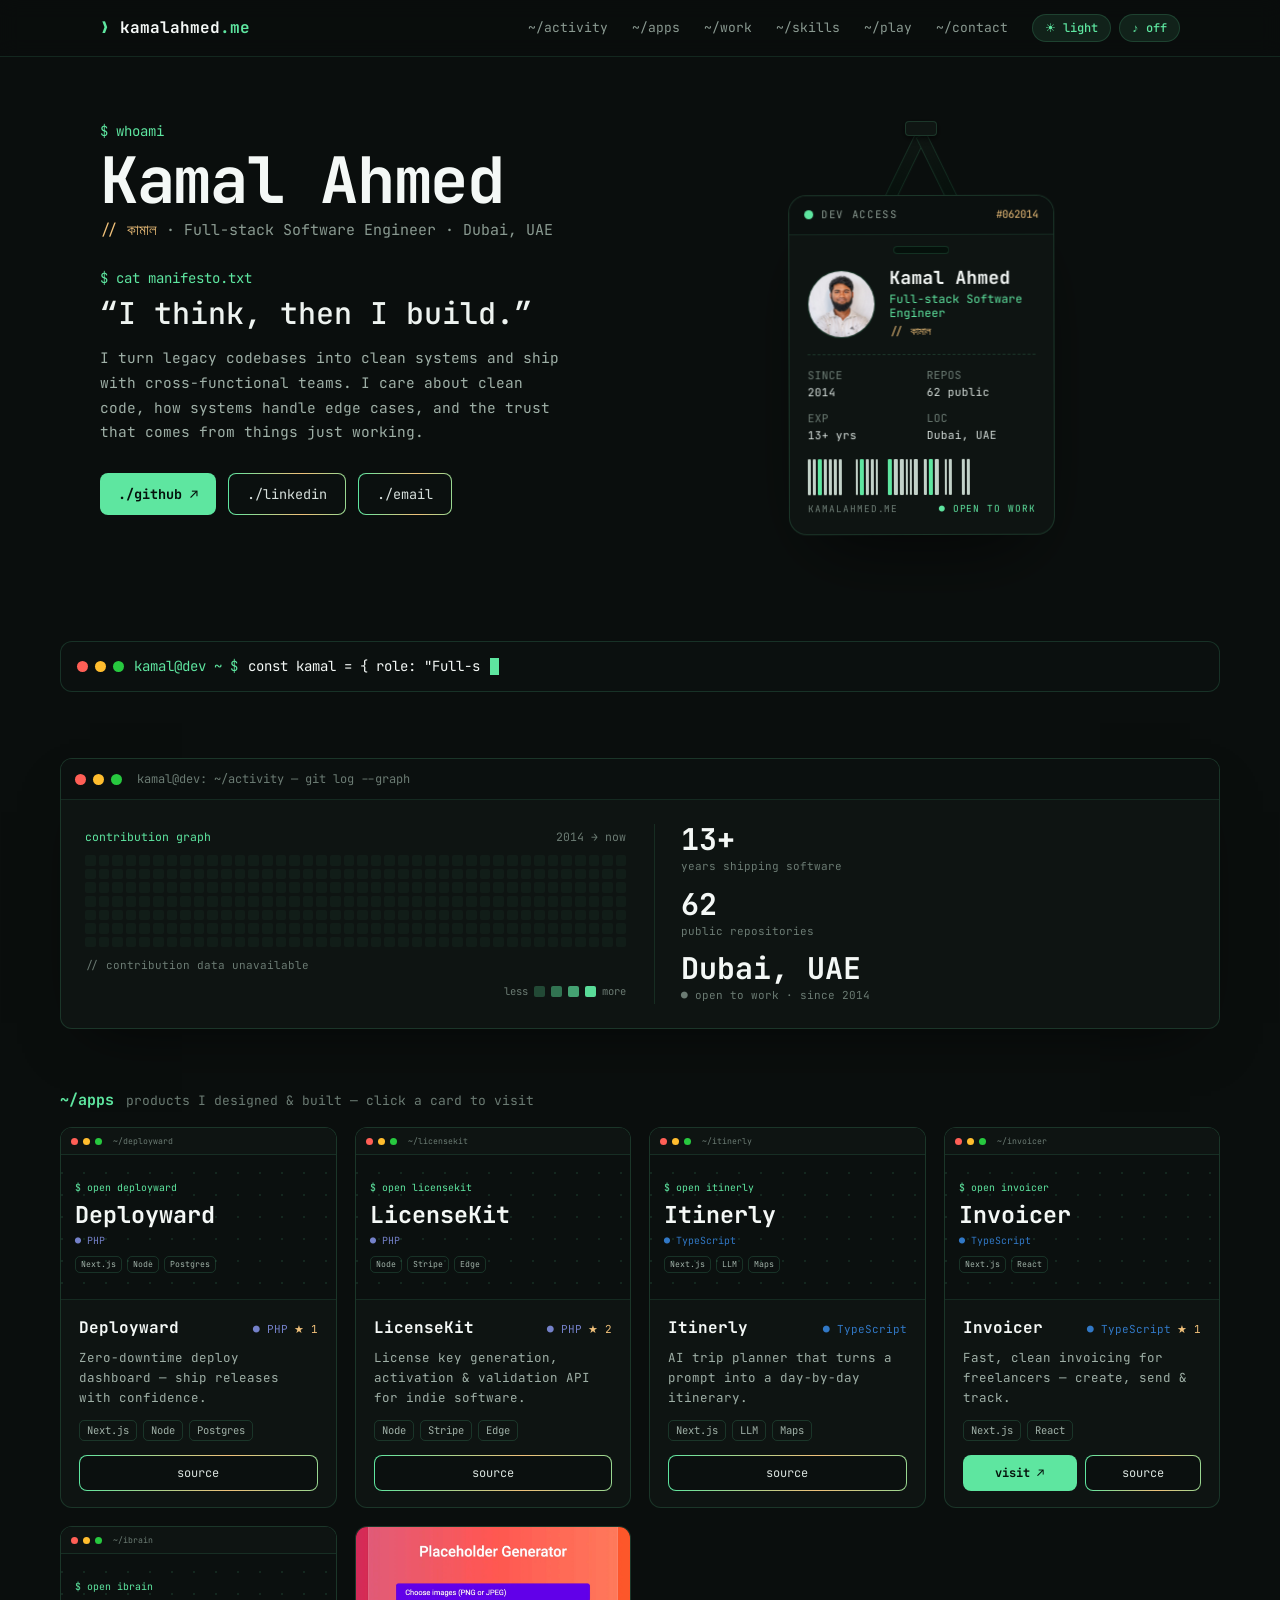
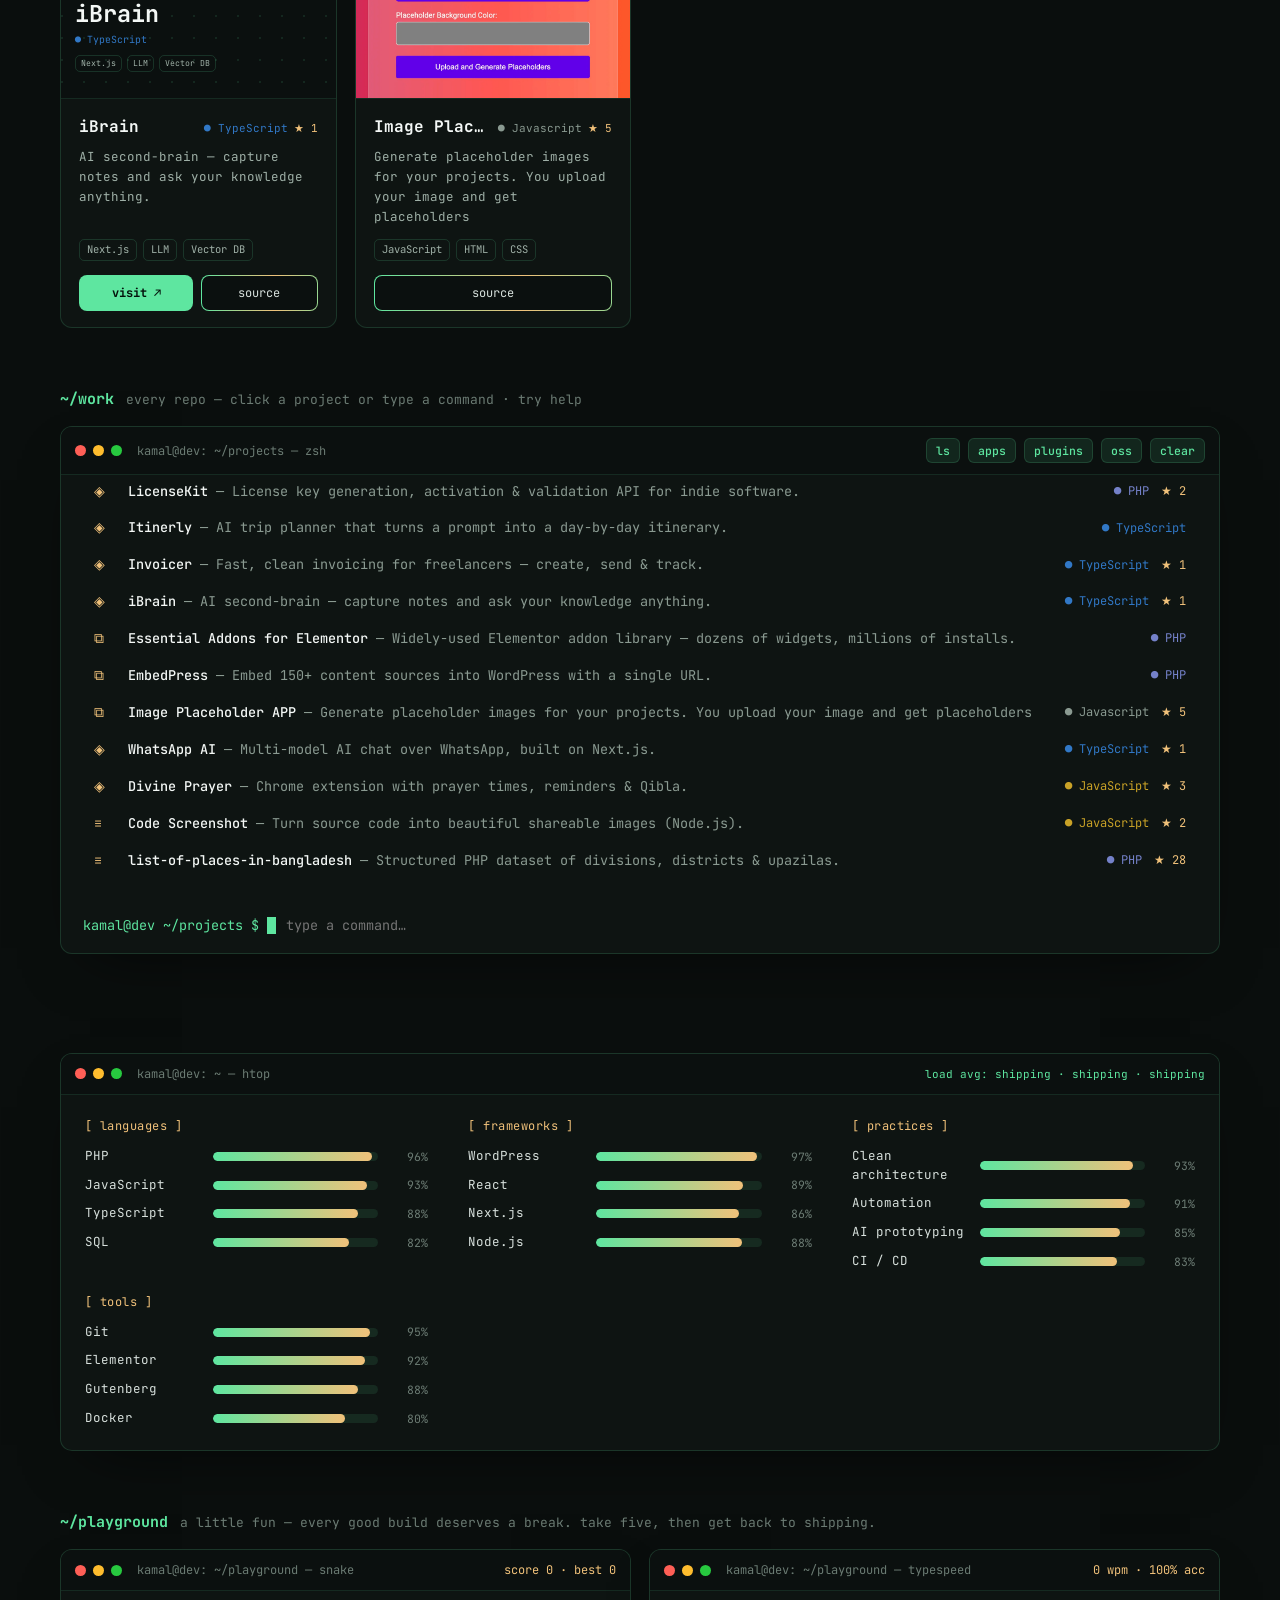
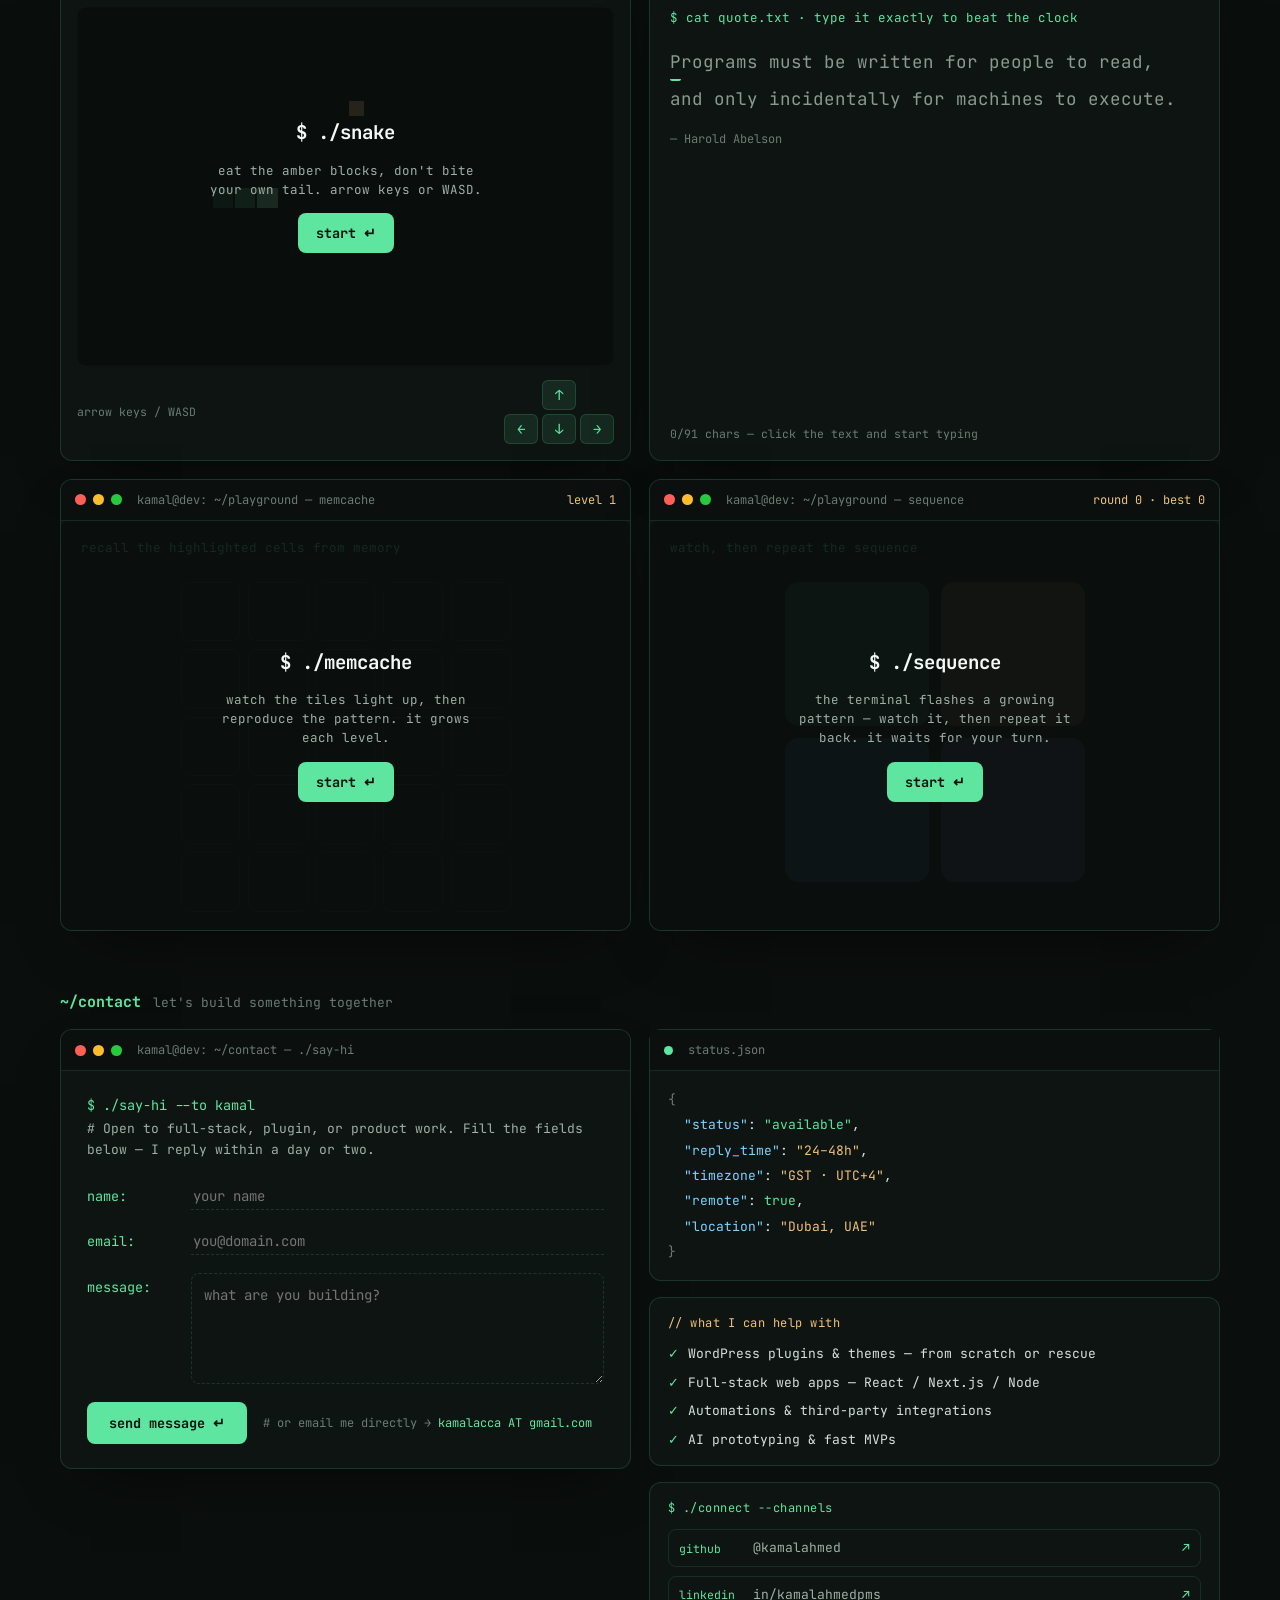
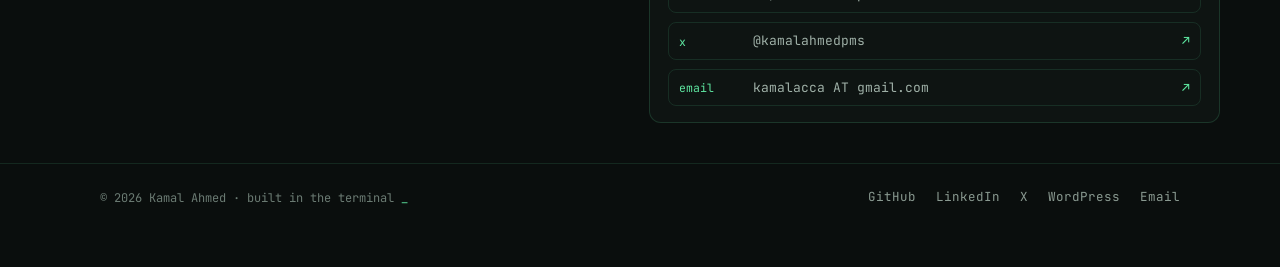
<file: index.html>
<!DOCTYPE html>
<!--
  ============================================================================
  TERMINAL PORTFOLIO
  ============================================================================
  A single-page, no-build developer portfolio with a terminal aesthetic.

  WHERE TO EDIT WHAT
  ------------------
  Your name, bio, headings, prose ....... this file (look for EDIT markers)
  Projects / skills / services lists .... js/data.js
  Contact form key, GitHub username ..... js/config.js
  Colours, fonts, spacing, sizing ....... css/01-variables.css
  Mobile / tablet layout ................ css/06-responsive.css
  Images ................................ images/  (see images/README.md)

  There is no build step. Edit a file, refresh the browser. That's the whole
  workflow. You can even open this file straight from disk (file://) and
  everything works, which is why the scripts at the bottom are plain classic
  scripts rather than ES modules.
  ============================================================================
-->
<html lang="en" data-theme="dark">
<head>
<meta charset="utf-8" />
<meta name="viewport" content="width=device-width, initial-scale=1" />

<!-- ==== EDIT: page title, description, and social sharing metadata ==== -->
<title>Kamal Ahmed — Full-stack Software Engineer</title>
<meta name="description" content="I think, then I build. Full-stack software engineer with 12+ years shipping plugins, apps, and automations. PHP, JavaScript, React, Next.js. Based in Dubai." />
<meta name="author" content="Kamal Ahmed" />
<meta name="theme-color" content="#0a0e0d" media="(prefers-color-scheme: dark)" />
<meta name="theme-color" content="#eef1ee" media="(prefers-color-scheme: light)" />
<link rel="canonical" href="https://kamalahmed.me/" />

<!-- Open Graph / Twitter cards. Replace images/og-cover.png with your own
     1200x630 image; social platforms will not render SVG here. -->
<meta property="og:type" content="website" />
<meta property="og:url" content="https://kamalahmed.me/" />
<meta property="og:title" content="Kamal Ahmed — Full-stack Software Engineer" />
<meta property="og:description" content="I think, then I build. 12+ years shipping plugins, apps, and automations." />
<meta property="og:image" content="https://kamalahmed.me/images/og-cover.png" />
<meta name="twitter:card" content="summary_large_image" />
<meta name="twitter:creator" content="@kamalahmedpms" />

<link rel="icon" href="images/favicon.svg" type="image/svg+xml" />
<link rel="apple-touch-icon" href="images/avatar.svg" />

<!-- Fonts. Swap the family here AND in css/01-variables.css (--font-mono). -->
<link rel="preconnect" href="https://fonts.googleapis.com" />
<link rel="preconnect" href="https://fonts.gstatic.com" crossorigin />
<link href="https://fonts.googleapis.com/css2?family=JetBrains+Mono:ital,wght@0,400;0,500;0,700;1,400&display=swap" rel="stylesheet" />

<!-- ==== Stylesheets, loaded in cascade order ====
     01 variables  design tokens        <- change colours/sizing HERE
     02 base       reset + typography
     03 components buttons, cards, windows, form fields
     04 layout     nav, page shell, footer
     05 sections   one block per page section
     06 responsive every media query    <- change mobile layout HERE
-->
<link rel="stylesheet" href="css/01-variables.css" />
<link rel="stylesheet" href="css/02-base.css" />
<link rel="stylesheet" href="css/03-components.css" />
<link rel="stylesheet" href="css/04-layout.css" />
<link rel="stylesheet" href="css/05-sections.css" />
<link rel="stylesheet" href="css/06-responsive.css" />
</head>

<body>

<!-- Keyboard users land here first; lets them jump past the nav. -->
<a class="skip-link" href="#main">Skip to content</a>

<!--
  ==========================================================================
  NAVIGATION
  ==========================================================================
  Each link's href must match the id of a <section> below. The active link is
  highlighted automatically as you scroll (js/nav.js) — do NOT hardcode an
  active class here.

  To add a nav item: add an <li> here, and give the target section an id.
  Below 720px these links collapse into the hamburger menu automatically.
-->
<nav id="site-nav">
  <div class="nav-inner">
    <a class="nav-logo" href="#top">
      <span class="accent-green">❯</span> kamalahmed<span class="accent-green">.me</span>
    </a>

    <!-- Hamburger. Hidden on desktop via CSS; js/nav.js manages aria-expanded. -->
    <button class="nav-toggle" id="navToggle" type="button"
            aria-expanded="false" aria-controls="navMenu" aria-label="Open menu">
      <span class="nav-toggle-bar"></span>
      <span class="nav-toggle-bar"></span>
      <span class="nav-toggle-bar"></span>
    </button>

    <div class="nav-menu" id="navMenu">
      <ul class="nav-links">
        <li><a href="#activity">~/activity</a></li>
        <li><a href="#featured">~/apps</a></li>
        <li><a href="#work">~/work</a></li>
        <li><a href="#skills">~/skills</a></li>
        <li><a href="#playground">~/play</a></li>
        <li><a href="#contact">~/contact</a></li>
      </ul>
      <div class="nav-actions">
        <!-- Labels are filled in by js/theme.js and js/audio.js -->
        <button class="pill-btn" id="themeBtn" type="button" aria-label="Toggle colour theme"></button>
        <button class="pill-btn" id="muteBtn" type="button" aria-label="Toggle sound effects"></button>
      </div>
    </div>
  </div>
</nav>

<main id="main">

<!--
  ==========================================================================
  HERO  —  name, one-liner, bio, call-to-action buttons, ID badge
  ==========================================================================
  EDIT: everything in .hero-intro below is plain text. Change it freely.

  Note on source order: the intro comes FIRST in the HTML because it is the
  most important content for search engines and screen readers. On mobile,
  css/06-responsive.css visually moves the ID badge above it with `order`.
-->
<section class="wrap" id="top">
  <div class="hero">

    <div class="hero-intro">
      <p class="prompt">$ whoami</p>
      <h1 class="hero-name">Kamal Ahmed</h1>
      <p class="hero-role">
        <span class="accent-amber">// কামাল</span> · Full-stack Software Engineer · Dubai, UAE
      </p>

      <p class="prompt">$ cat manifesto.txt</p>
      <p class="hero-manifesto">“I think, then I build.”</p>

      <p class="hero-blurb">
        I turn legacy codebases into clean systems and ship with cross-functional
        teams. I care about clean code, how systems handle edge cases, and the
        trust that comes from things just working.
      </p>

      <div class="hero-cta">
        <a class="btn btn-primary" href="https://github.com/kamalahmed" target="_blank" rel="noopener">./github ↗</a>
        <a class="btn btn-ghost" href="https://www.linkedin.com/in/kamalahmedpms/" target="_blank" rel="noopener">./linkedin</a>
        <a class="btn btn-ghost" href="#contact">./email</a>
      </div>
    </div>

    <!--
      ID BADGE — the lanyard card. It swings on a spring simulation and can be
      dragged (js/badge.js). To swap the photo, replace images/avatar.svg or
      point the <img> below at your own file.
    -->
    <div class="badge-col">
      <div class="badge-pivot">
        <div class="badge-swing" id="badgeSwing">
          <div class="badge-hook"></div>
          <div class="badge-straps">
            <span class="badge-strap badge-strap-l"></span>
            <span class="badge-strap badge-strap-r"></span>
          </div>

          <div class="badge-card">
            <div class="badge-head">
              <span class="dot dot-live"></span>
              <span class="badge-head-label">DEV ACCESS</span>
              <span class="badge-head-id">#062014</span>
            </div>

            <div class="badge-clip-row"><span class="badge-clip"></span></div>

            <div class="badge-body">
              <div class="badge-id">
                <img class="badge-avatar" src="images/id-pic.jpeg"
                     alt="Portrait of Kamal Ahmed" width="68" height="68"
                     loading="lazy" decoding="async" />
                <div>
                  <p class="badge-name">Kamal Ahmed</p>
                  <p class="badge-role">Full-stack Software Engineer</p>
                  <p class="badge-native">// কামাল</p>
                </div>
              </div>

              <!-- EDIT: the four stat cells on the badge -->
              <dl class="badge-fields">
                <div class="badge-field"><dt>SINCE</dt><dd>2014</dd></div>
                <div class="badge-field"><dt>REPOS</dt><dd id="badgeRepos">62 public</dd></div>
                <div class="badge-field"><dt>EXP</dt><dd>13+ yrs</dd></div>
                <div class="badge-field"><dt>LOC</dt><dd>Dubai, UAE</dd></div>
              </dl>

              <!-- Decorative barcode, drawn by js/badge.js -->
              <div class="badge-barcode" id="badgeBarcode" aria-hidden="true"></div>

              <div class="badge-foot">
                <span>KAMALAHMED.ME</span>
                <span class="accent-green">● OPEN TO WORK</span>
              </div>
            </div>
          </div>

        </div>
      </div>
    </div>

  </div>
</section>

<!--
  ==========================================================================
  TYPED TERMINAL STRIP
  ==========================================================================
  EDIT the rotating strings in js/config.js → TYPED_LINES
-->
<section class="wrap strip-section" aria-label="Terminal">
  <div class="strip">
    <span class="dots" aria-hidden="true">
      <span class="dot dot-red"></span><span class="dot dot-amber"></span><span class="dot dot-green"></span>
    </span>
    <span class="strip-prompt">kamal@dev ~ $</span>
    <span class="strip-typed" id="typed"></span>
    <span class="caret" aria-hidden="true"></span>
  </div>
</section>

<!--
  ==========================================================================
  ~/activity  —  GitHub contribution heatmap + headline stats
  ==========================================================================
  Data is fetched live in js/activity.js. If the API is unreachable the grid
  renders dimmed with a note — it never invents contribution data.
-->
<section class="wrap section" id="activity">
  <div class="win">
    <div class="winbar">
      <span class="dots" aria-hidden="true">
        <span class="dot dot-red"></span><span class="dot dot-amber"></span><span class="dot dot-green"></span>
      </span>
      <span class="winbar-title">kamal@dev: ~/activity — git log --graph</span>
    </div>

    <div class="activity-grid">
      <div class="activity-heat">
        <div class="activity-heat-head">
          <span class="accent-green">contribution graph</span>
          <span>2014 → now</span>
        </div>
        <div class="heat" id="heat" role="img" aria-label="GitHub contribution graph"></div>
        <p class="heat-note" id="heatNote" hidden></p>
        <div class="heat-legend" aria-hidden="true">
          <span>less</span>
          <span class="heat-key" data-level="1"></span>
          <span class="heat-key" data-level="2"></span>
          <span class="heat-key" data-level="3"></span>
          <span class="heat-key" data-level="4"></span>
          <span>more</span>
        </div>
      </div>

      <!-- EDIT: the three headline numbers -->
      <div class="activity-stats">
        <div class="stat"><p class="stat-value">13+</p><p class="stat-label">years shipping software</p></div>
        <div class="stat"><p class="stat-value" id="statRepos">62</p><p class="stat-label">public repositories</p></div>
        <div class="stat"><p class="stat-value accent-green">Dubai, UAE</p><p class="stat-label">● open to work · since 2014</p></div>
      </div>
    </div>
  </div>
</section>

<!--
  ==========================================================================
  ~/apps  —  featured product cards
  ==========================================================================
  Cards are generated from js/data.js. Any project with `featured: true`
  appears here. To change what is shown, edit the PROJECTS array — not this
  markup.
-->
<section class="wrap section" id="featured">
  <header class="sec-h">
    <h2>~/apps</h2>
    <span>products I designed &amp; built — click a card to visit</span>
  </header>
  <div class="card-grid" id="featuredGrid"></div>
</section>

<!--
  ==========================================================================
  ~/work  —  interactive project terminal
  ==========================================================================
  Type `help` for the command list. Commands live in js/terminal.js;
  the projects they list come from js/data.js.
-->
<section class="wrap section" id="work">
  <header class="sec-h">
    <h2>~/work</h2>
    <span>every repo — click a project or type a command · try help</span>
  </header>

  <div class="win">
    <div class="winbar">
      <span class="dots" aria-hidden="true">
        <span class="dot dot-red"></span><span class="dot dot-amber"></span><span class="dot dot-green"></span>
      </span>
      <span class="winbar-title">kamal@dev: ~/projects — zsh</span>
      <div class="term-chips" id="termChips">
        <button class="chip" type="button" data-cmd="ls">ls</button>
        <button class="chip" type="button" data-cmd="ls apps">apps</button>
        <button class="chip" type="button" data-cmd="ls plugins">plugins</button>
        <button class="chip" type="button" data-cmd="ls oss">oss</button>
        <button class="chip" type="button" data-cmd="clear">clear</button>
      </div>
    </div>

    <div class="term-out" id="termOut" role="log" aria-live="polite" aria-label="Terminal output"></div>

    <form class="term-line" id="termForm">
      <label class="term-prompt" for="termInput">kamal@dev ~/projects $</label>
      <span class="caret" aria-hidden="true"></span>
      <input class="term-input" id="termInput" name="command" type="text"
             placeholder="type a command…" spellcheck="false" autocomplete="off" />
    </form>
  </div>
</section>

<!--
  ==========================================================================
  ~/skills  —  proficiency bars
  ==========================================================================
  Generated from SKILL_GROUPS in js/data.js. Bars animate in on scroll.
-->
<section class="wrap section" id="skills">
  <header class="sec-h">
    <h2>~/skills</h2>
    <span>$ htop --sort proficiency</span>
  </header>

  <div class="win">
    <div class="winbar">
      <span class="dots" aria-hidden="true">
        <span class="dot dot-red"></span><span class="dot dot-amber"></span><span class="dot dot-green"></span>
      </span>
      <span class="winbar-title">kamal@dev: ~ — htop</span>
      <span class="winbar-meta accent-green">load avg: shipping · shipping · shipping</span>
    </div>
    <div class="skills-grid" id="skillsGrid"></div>
  </div>
</section>

<!--
  ==========================================================================
  ~/playground  —  four small games
  ==========================================================================
  Each game mounts into its own container below and lives in js/games/.
  To remove one: delete its <div> here and its <script> tag at the bottom.
-->
<section class="wrap section" id="playground">
  <header class="sec-h">
    <h2>~/playground</h2>
    <span>a little fun — every good build deserves a break. take five, then get back to shipping.</span>
  </header>
  <div class="play-grid">
    <div id="gameSnake"></div>
    <div id="gameTyping"></div>
    <div id="gameMemory"></div>
    <div id="gameSequence"></div>
  </div>
</section>

<!--
  ==========================================================================
  ~/contact  —  working contact form + status sidebar
  ==========================================================================
  The form posts to Web3Forms. It is a real HTML form with a real action, so
  it still works if JavaScript is disabled. js/contact.js upgrades it to an
  inline fetch submit with the terminal-style success animation.

  SETUP: put your own key in js/config.js → WEB3FORMS_KEY.
  Get one free (no account needed) at https://web3forms.com
-->
<section class="wrap section" id="contact">
  <header class="sec-h">
    <h2>~/contact</h2>
    <span>let's build something together</span>
  </header>

  <div class="contact-grid">
    <div class="win" id="contactWin">
      <div class="winbar">
        <span class="dots" aria-hidden="true">
          <span class="dot dot-red"></span><span class="dot dot-amber"></span><span class="dot dot-green"></span>
        </span>
        <span class="winbar-title">kamal@dev: ~/contact — ./say-hi</span>
      </div>

      <div class="contact-body" id="contactBody">
        <p class="accent-green contact-cmd">$ ./say-hi --to kamal</p>
        <p class="contact-note"># Open to full-stack, plugin, or product work. Fill the fields below — I reply within a day or two.</p>

        <form class="contact-form" id="contactForm"
              action="https://api.web3forms.com/submit" method="POST">

          <!-- Filled in from js/config.js so the key lives in exactly one place -->
          <input type="hidden" name="access_key" id="formAccessKey" value="" />
          <input type="hidden" name="subject" value="New message from kamalahmed.dev" />
          <input type="hidden" name="from_name" value="kamalahmed.dev" />
          <!-- Honeypot: bots fill this, humans never see it. -->
          <input type="checkbox" name="botcheck" class="hp" tabindex="-1" autocomplete="off" />

          <label class="field-row">
            <span class="field-label">name:</span>
            <input class="field" type="text" name="name" id="cName"
                   placeholder="your name" required spellcheck="false" autocomplete="name" />
          </label>

          <label class="field-row">
            <span class="field-label">email:</span>
            <input class="field" type="email" name="email" id="cEmail"
                   placeholder="you@domain.com" required spellcheck="false" autocomplete="email" />
          </label>

          <label class="field-row field-row-top">
            <span class="field-label">message:</span>
            <textarea class="ta" name="message" id="cMsg" rows="4"
                      placeholder="what are you building?" required spellcheck="false"></textarea>
          </label>

          <p class="form-error" id="formError" role="alert" hidden></p>

          <div class="form-actions">
            <button class="btn btn-primary" type="submit" id="formSubmit">send message ↵</button>
            <span class="form-alt"># or email me directly →
              <a href="mailto:kamalacca@gmail.com">kamalacca AT gmail.com</a>
            </span>
          </div>
        </form>
      </div>
    </div>

    <div class="contact-side">
      <!-- EDIT: availability block -->
      <div class="card">
        <div class="winbar">
          <span class="dot dot-live"></span>
          <span class="winbar-title">status.json</span>
        </div>
        <div class="json-block">
          <div class="dim">{</div>
          <div><span class="k">"status"</span>: <span class="s-green">"available"</span>,</div>
          <div><span class="k">"reply_time"</span>: <span class="s-amber">"24–48h"</span>,</div>
          <div><span class="k">"timezone"</span>: <span class="s-amber">"GST · UTC+4"</span>,</div>
          <div><span class="k">"remote"</span>: <span class="s-green">true</span>,</div>
          <div><span class="k">"location"</span>: <span class="s-amber">"Dubai, UAE"</span></div>
          <div class="dim">}</div>
        </div>
      </div>

      <!-- Generated from SERVICES in js/data.js -->
      <div class="card card-pad">
        <p class="card-kicker accent-amber">// what I can help with</p>
        <ul class="service-list" id="serviceList"></ul>
      </div>

      <!-- EDIT: your social channels -->
      <div class="card card-pad">
        <p class="card-kicker accent-green">$ ./connect --channels</p>
        <div class="channels">
          <a class="channel" href="https://github.com/kamalahmed" target="_blank" rel="noopener">
            <span class="channel-key">github</span><span class="channel-val">@kamalahmed</span><span class="channel-go">↗</span>
          </a>
          <a class="channel" href="https://www.linkedin.com/in/kamalahmedpms/" target="_blank" rel="noopener">
            <span class="channel-key">linkedin</span><span class="channel-val">in/kamalahmedpms</span><span class="channel-go">↗</span>
          </a>
          <a class="channel" href="https://x.com/kamalahmedpms" target="_blank" rel="noopener">
            <span class="channel-key">x</span><span class="channel-val">@kamalahmedpms</span><span class="channel-go">↗</span>
          </a>
          <a class="channel" href="mailto:kamalacca@gmail.com">
            <span class="channel-key">email</span><span class="channel-val">kamalacca AT gmail.com</span><span class="channel-go">↗</span>
          </a>
        </div>
      </div>
    </div>
  </div>
</section>


</main>

<!-- ==== EDIT: footer links and copyright ==== -->
<footer>
  <div class="wrap footer-inner">
    <span class="footer-copy">© 2026 Kamal Ahmed · built in the terminal <span class="accent-green">_</span></span>
    <div class="footer-links">
      <a href="https://github.com/kamalahmed" target="_blank" rel="noopener">GitHub</a>
      <a href="https://www.linkedin.com/in/kamalahmedpms/" target="_blank" rel="noopener">LinkedIn</a>
      <a href="https://x.com/kamalahmedpms" target="_blank" rel="noopener">X</a>
      <a href="https://profiles.wordpress.org/kamalahmed/" target="_blank" rel="noopener">WordPress</a>
      <a href="mailto:kamalacca@gmail.com">Email</a>
    </div>
  </div>
</footer>

<!--
  ==========================================================================
  SCRIPTS
  ==========================================================================
  Plain classic scripts with `defer`, so they run in document order after the
  HTML parses. No modules, no bundler — this means the site works when opened
  directly from the filesystem.

  Everything attaches to one global: window.TP

  ORDER MATTERS. config/data/utils must load before anything that uses them,
  and main.js must load last because it starts everything.
-->
<script defer src="js/config.js"></script>
<script defer src="js/data.js"></script>
<script defer src="js/utils.js"></script>

<script defer src="js/theme.js"></script>
<script defer src="js/audio.js"></script>
<script defer src="js/nav.js"></script>
<script defer src="js/reveal.js"></script>
<script defer src="js/badge.js"></script>
<script defer src="js/typed.js"></script>
<script defer src="js/activity.js"></script>
<script defer src="js/projects.js"></script>
<script defer src="js/terminal.js"></script>
<script defer src="js/skills.js"></script>
<script defer src="js/contact.js"></script>

<script defer src="js/games/shell.js"></script>
<script defer src="js/games/snake.js"></script>
<script defer src="js/games/typing.js"></script>
<script defer src="js/games/memory.js"></script>
<script defer src="js/games/sequence.js"></script>

<script defer src="js/main.js"></script>
</body>
</html>
</file>
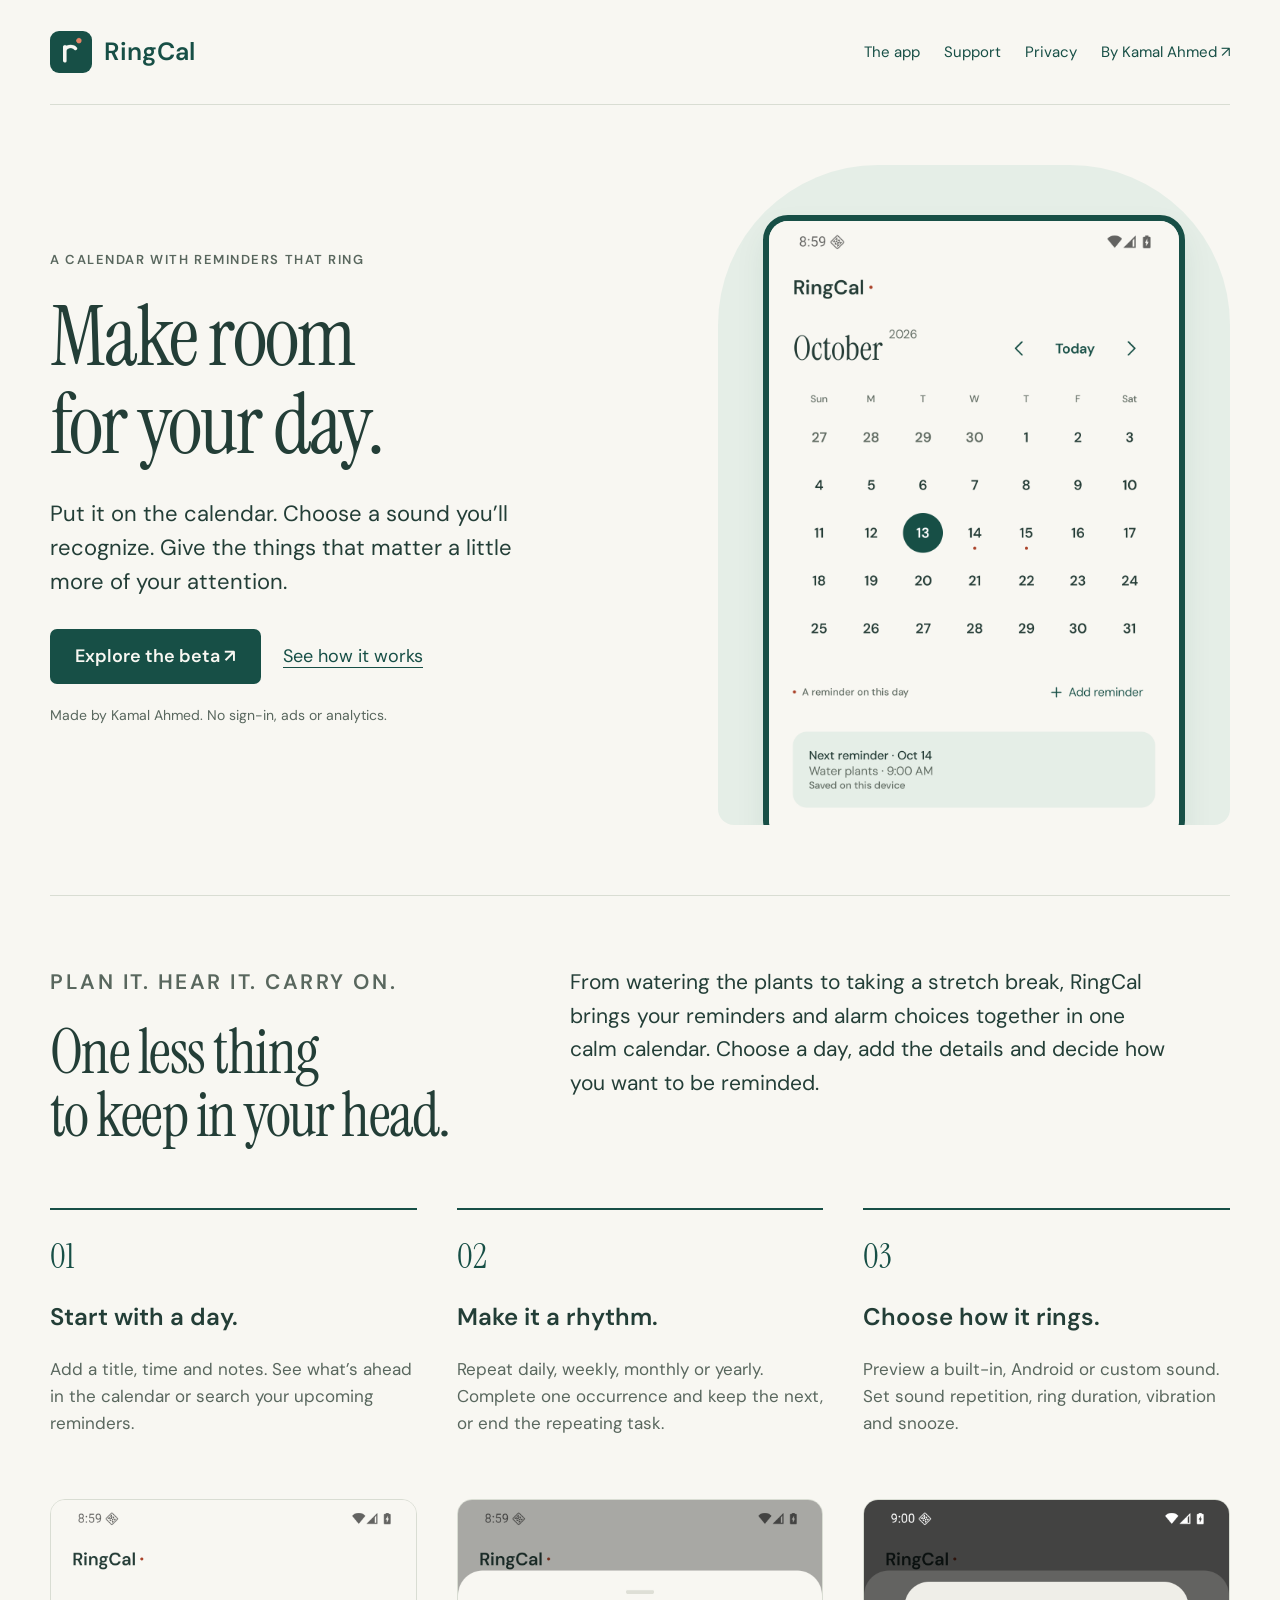
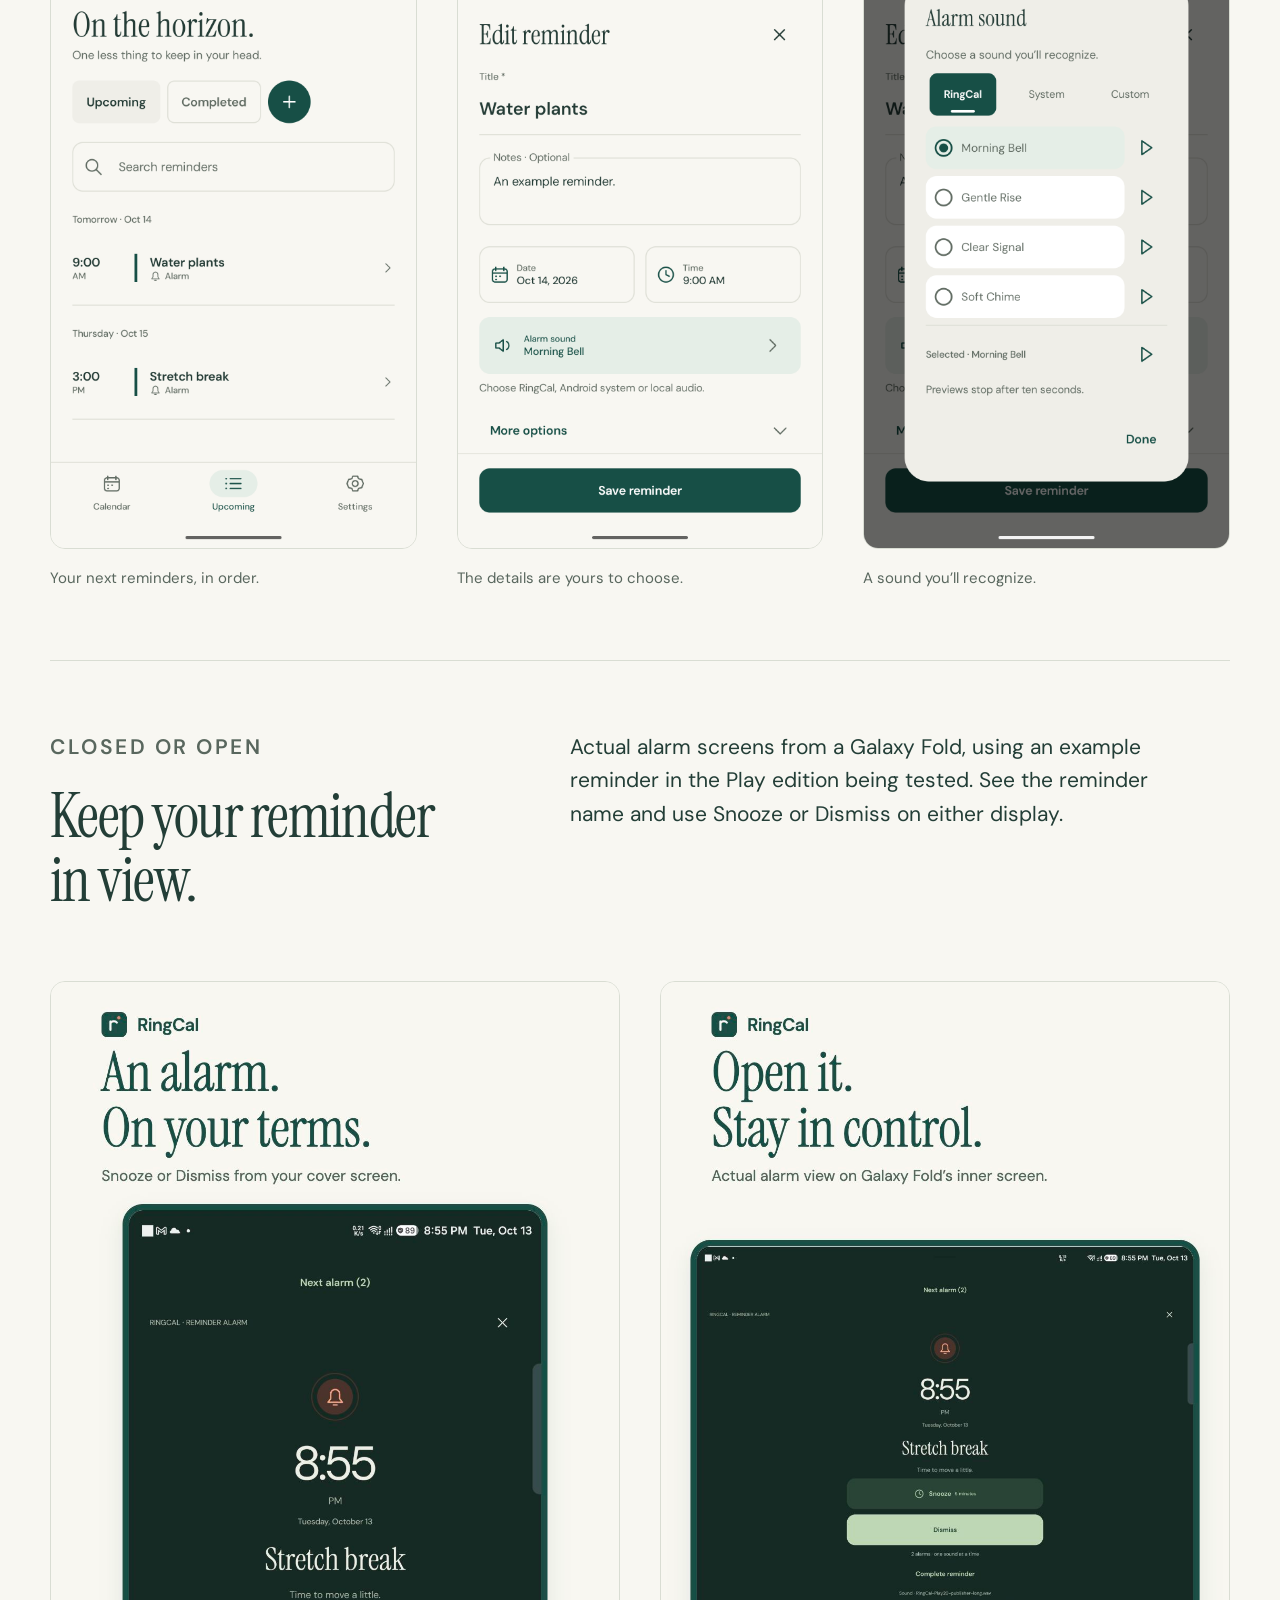
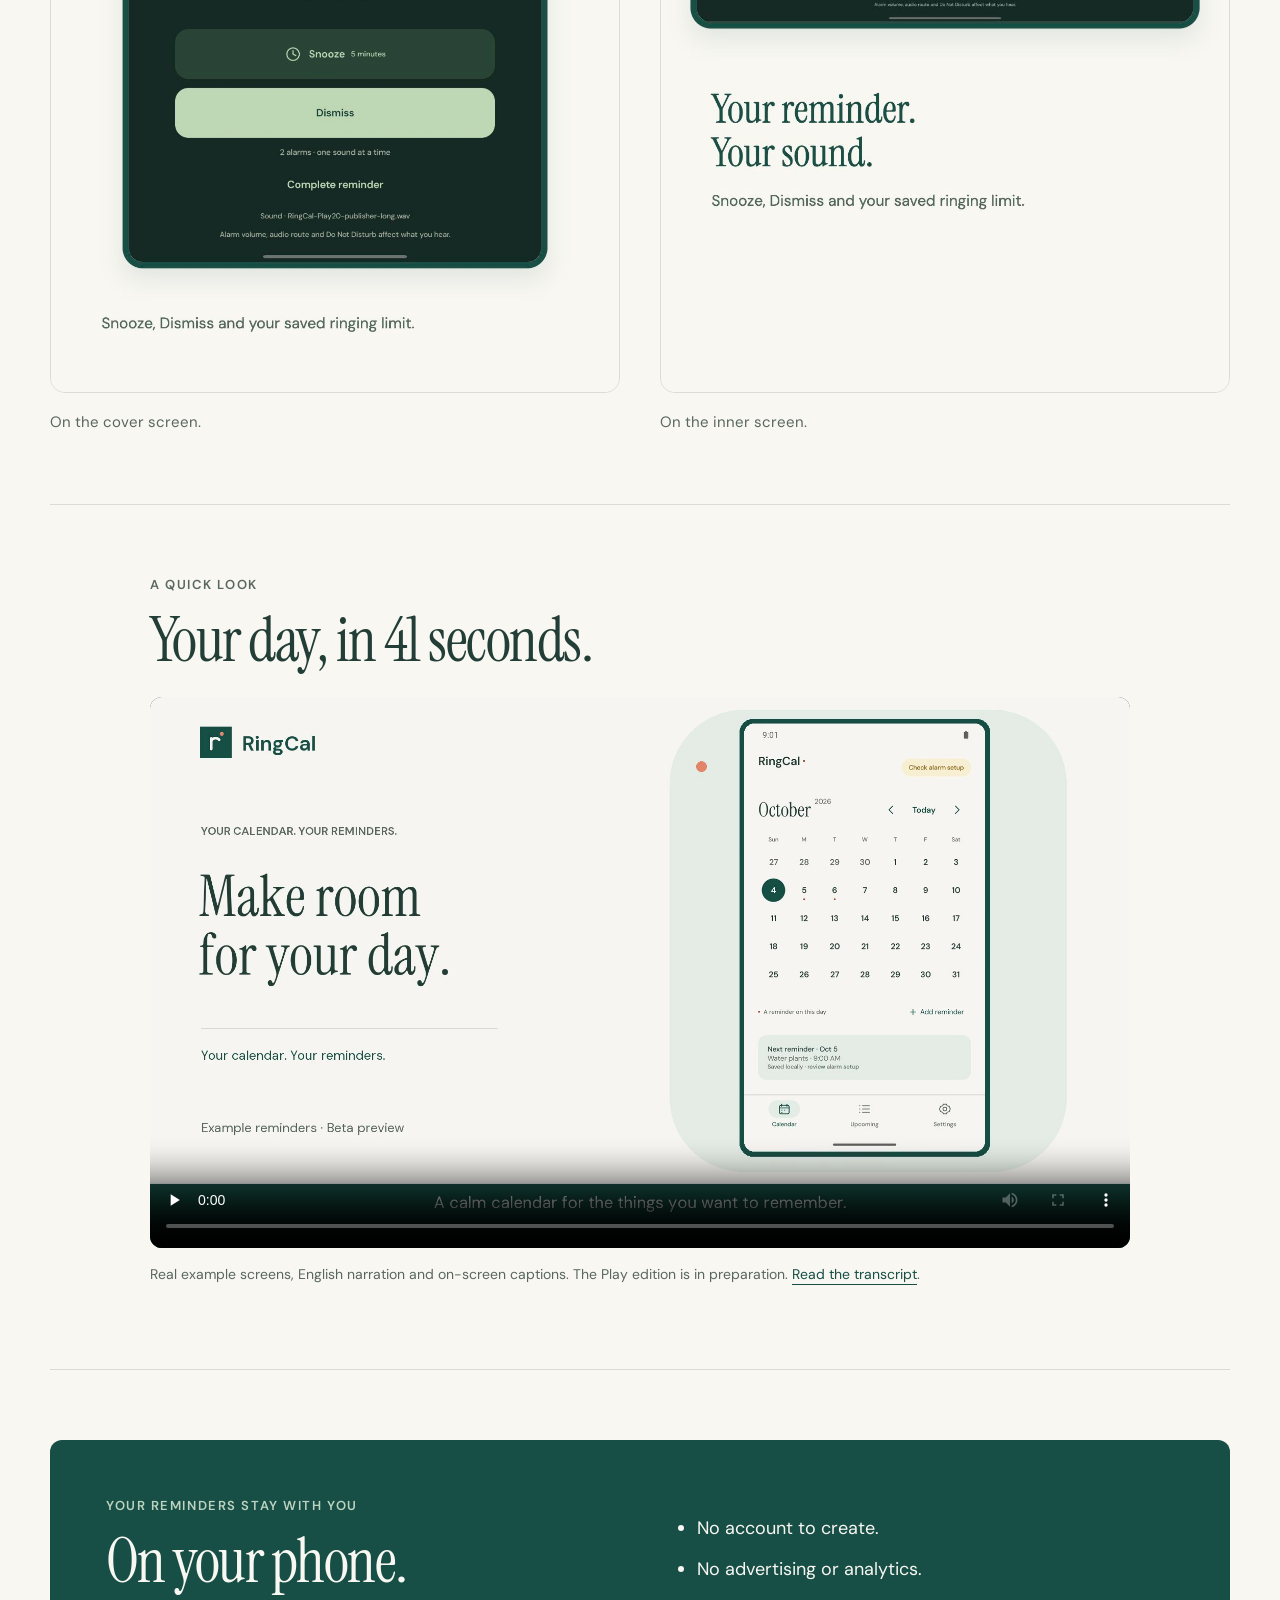
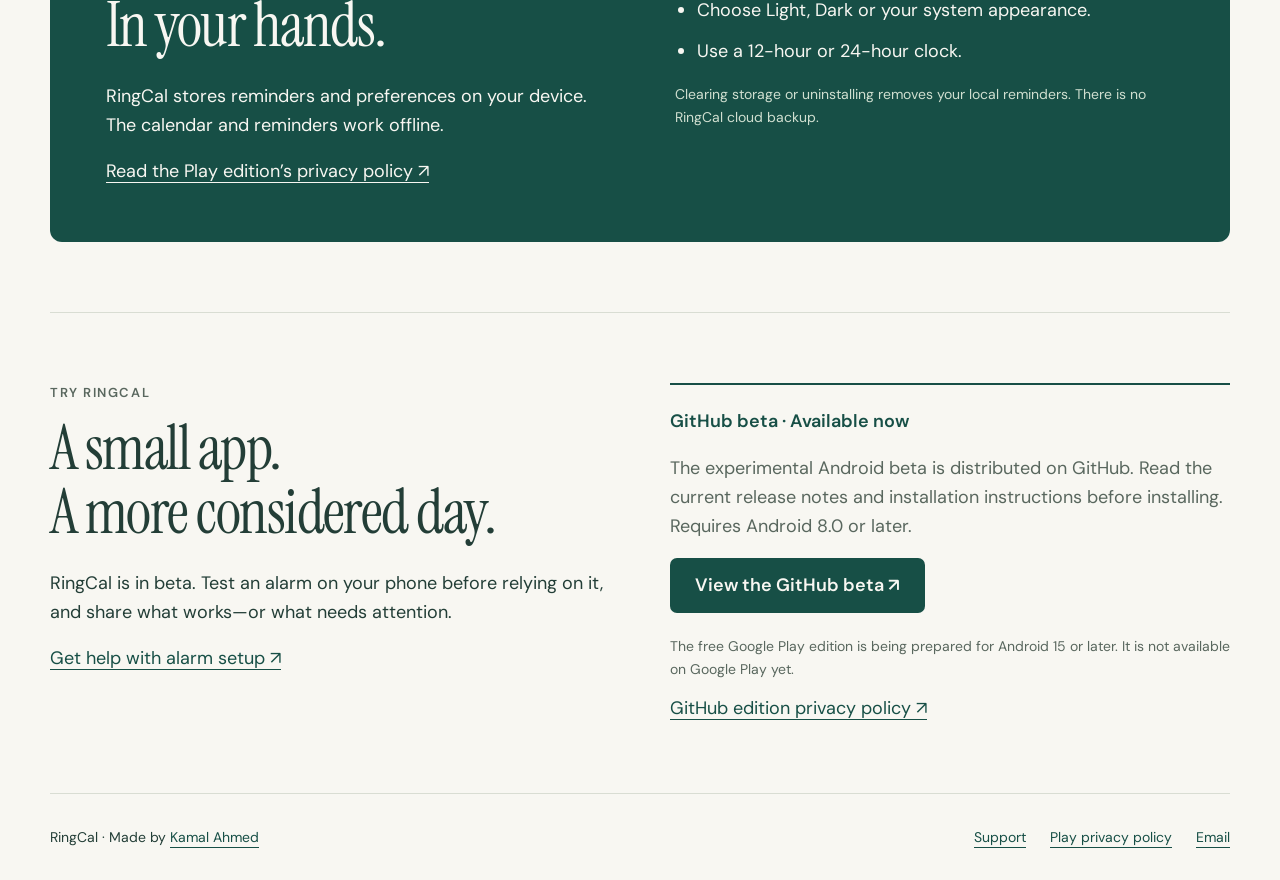
<file: ringcal/index.html>
<!doctype html><html lang="en"><head><meta charset="utf-8"><meta name="viewport" content="width=device-width, initial-scale=1"><title>RingCal — Your calendar. Your reminders.</title><meta name="description" content="Meet RingCal, a calendar and reminder app by Kamal Ahmed. Plan repeating reminders, choose your alarm sound and keep your reminders on your device."><meta name="theme-color" content="#174f46"><link rel="canonical" href="https://kamalahmed.me/ringcal/"><meta property="og:title" content="RingCal — Your calendar. Your reminders."><meta property="og:description" content="Make room for your day. Calendar reminders, your choice of sounds, and local storage."><meta property="og:image" content="https://kamalahmed.me/ringcal/assets/feature.png"><meta property="og:url" content="https://kamalahmed.me/ringcal/"><link rel="icon" href="assets/icon.png"><link rel="stylesheet" href="assets/site.css?v=play21-fold"></head><body><a class="skip" href="#main">Skip to content</a><div class="wrap"><header class="nav"><a class="brand" href="./" aria-label="RingCal home"><img src="assets/icon.png" width="42" height="42" alt="">RingCal</a><nav class="links" aria-label="Main"><a href="#features">The app</a><a href="support/">Support</a><a href="privacy/">Privacy</a><a class="developer-link" href="https://kamalahmed.me/">By Kamal Ahmed ↗</a></nav></header><main id="main"><section class="hero"><div class="hero-copy reveal"><p class="eyebrow">A calendar with reminders that ring</p><h1>Make room<br>for your day.</h1><p class="lead">Put it on the calendar. Choose a sound you’ll recognize. Give the things that matter a little more of your attention.</p><div class="actions"><a class="button" href="#download">Explore the beta <span aria-hidden="true">&nbsp;↗</span></a><a href="#features">See how it works</a></div><p class="note">Made by Kamal Ahmed. No sign-in, ads or analytics.</p></div><div class="phone-stage reveal"><div class="phone"><img src="assets/calendar.png" width="1080" height="1920" alt="RingCal calendar with example reminders Water plants and Stretch break."></div></div></section><section class="section" id="features"><div class="intro"><div><p class="eyebrow">Plan it. Hear it. Carry on.</p><h2>One less thing<br>to keep in your head.</h2></div><p>From watering the plants to taking a stretch break, RingCal brings your reminders and alarm choices together in one calm calendar. Choose a day, add the details and decide how you want to be reminded.</p></div><div class="steps"><article class="step"><div class="number">01</div><h3>Start with a day.</h3><p>Add a title, time and notes. See what’s ahead in the calendar or search your upcoming reminders.</p></article><article class="step"><div class="number">02</div><h3>Make it a rhythm.</h3><p>Repeat daily, weekly, monthly or yearly. Complete one occurrence and keep the next, or end the repeating task.</p></article><article class="step"><div class="number">03</div><h3>Choose how it rings.</h3><p>Preview a built-in, Android or custom sound. Set sound repetition, ring duration, vibration and snooze.</p></article></div><div class="gallery"><figure><img loading="lazy" src="assets/upcoming.png" width="1080" height="1920" alt="Upcoming example reminders for watering plants and taking a stretch break."><figcaption>Your next reminders, in order.</figcaption></figure><figure><img loading="lazy" src="assets/reminder-form.png" width="1080" height="1920" alt="Reminder editor showing an example title, notes, date, time and alarm sound."><figcaption>The details are yours to choose.</figcaption></figure><figure><img loading="lazy" src="assets/sound-picker.png" width="1080" height="1920" alt="Sound picker showing Morning Bell, Gentle Rise, Clear Signal and Soft Chime."><figcaption>A sound you’ll recognize.</figcaption></figure></div></section><section class="section" id="fold-screens"><div class="intro"><div><p class="eyebrow">Closed or open</p><h2>Keep your reminder<br>in view.</h2></div><p>Actual alarm screens from a Galaxy Fold, using an example reminder in the Play edition being tested. See the reminder name and use Snooze or Dismiss on either display.</p></div><div class="gallery fold-gallery"><figure><img loading="lazy" src="assets/fold-alarm-cover.jpg" width="1080" height="1920" alt="Actual RingCal custom alarm on the Galaxy Fold cover screen, with Stretch break, Snooze and Dismiss visible."><figcaption>On the cover screen.</figcaption></figure><figure><img loading="lazy" src="assets/fold-alarm-inner.jpg" width="1080" height="1920" alt="Actual RingCal custom alarm on the Galaxy Fold inner screen, with the complete reminder name and pinned alarm controls."><figcaption>On the inner screen.</figcaption></figure></div></section><section class="section" id="preview"><div class="video-section"><p class="eyebrow">A quick look</p><h2>Your day, in 41 seconds.</h2><video controls playsinline preload="none" poster="assets/preview-poster.jpg" aria-label="RingCal beta app preview with English narration and on-screen captions"><source src="assets/ringcal-preview.mp4" type="video/mp4"><track kind="subtitles" src="assets/ringcal-preview.vtt" srclang="en" label="English"><p><a href="assets/ringcal-preview.mp4">Download the RingCal preview</a></p></video><p class="note">Real example screens, English narration and on-screen captions. The Play edition is in preparation. <a href="assets/preview-transcript.txt">Read the transcript</a>.</p></div></section><section class="section"><div class="local"><div><p class="eyebrow">Your reminders stay with you</p><h2>On your phone.<br>In your hands.</h2><p>RingCal stores reminders and preferences on your device. The calendar and reminders work offline.</p><a href="privacy/">Read the Play edition’s privacy policy ↗</a></div><div><ul><li>No account to create.</li><li>No advertising or analytics.</li><li>Choose Light, Dark or your system appearance.</li><li>Use a 12-hour or 24-hour clock.</li></ul><p class="note" style="color:#d0dfd0">Clearing storage or uninstalling removes your local reminders. There is no RingCal cloud backup.</p></div></div></section><section class="section" id="download"><div class="download"><div><p class="eyebrow">Try RingCal</p><h2>A small app.<br>A more considered day.</h2><p>RingCal is in beta. Test an alarm on your phone before relying on it, and share what works—or what needs attention.</p><a href="support/">Get help with alarm setup ↗</a></div><div class="availability"><p class="status">GitHub beta · Available now</p><p>The experimental Android beta is distributed on GitHub. Read the current release notes and installation instructions before installing. Requires Android 8.0 or later.</p><a class="button" href="https://github.com/kamalahmed/RingCal-Releases/releases">View the GitHub beta ↗</a><p class="note" style="margin-top:22px">The free Google Play edition is being prepared for Android 15 or later. It is not available on Google Play yet.</p><a href="https://github.com/kamalahmed/RingCal-Releases/blob/main/PRIVACY.md">GitHub edition privacy policy ↗</a></div></div></section></main><footer class="footer"><span>RingCal · Made by <a href="https://kamalahmed.me/">Kamal Ahmed</a></span><div class="footer-links"><a href="support/">Support</a><a href="privacy/">Play privacy policy</a><a href="mailto:kamalacca@gmail.com">Email</a></div></footer></div></body></html>
</file>
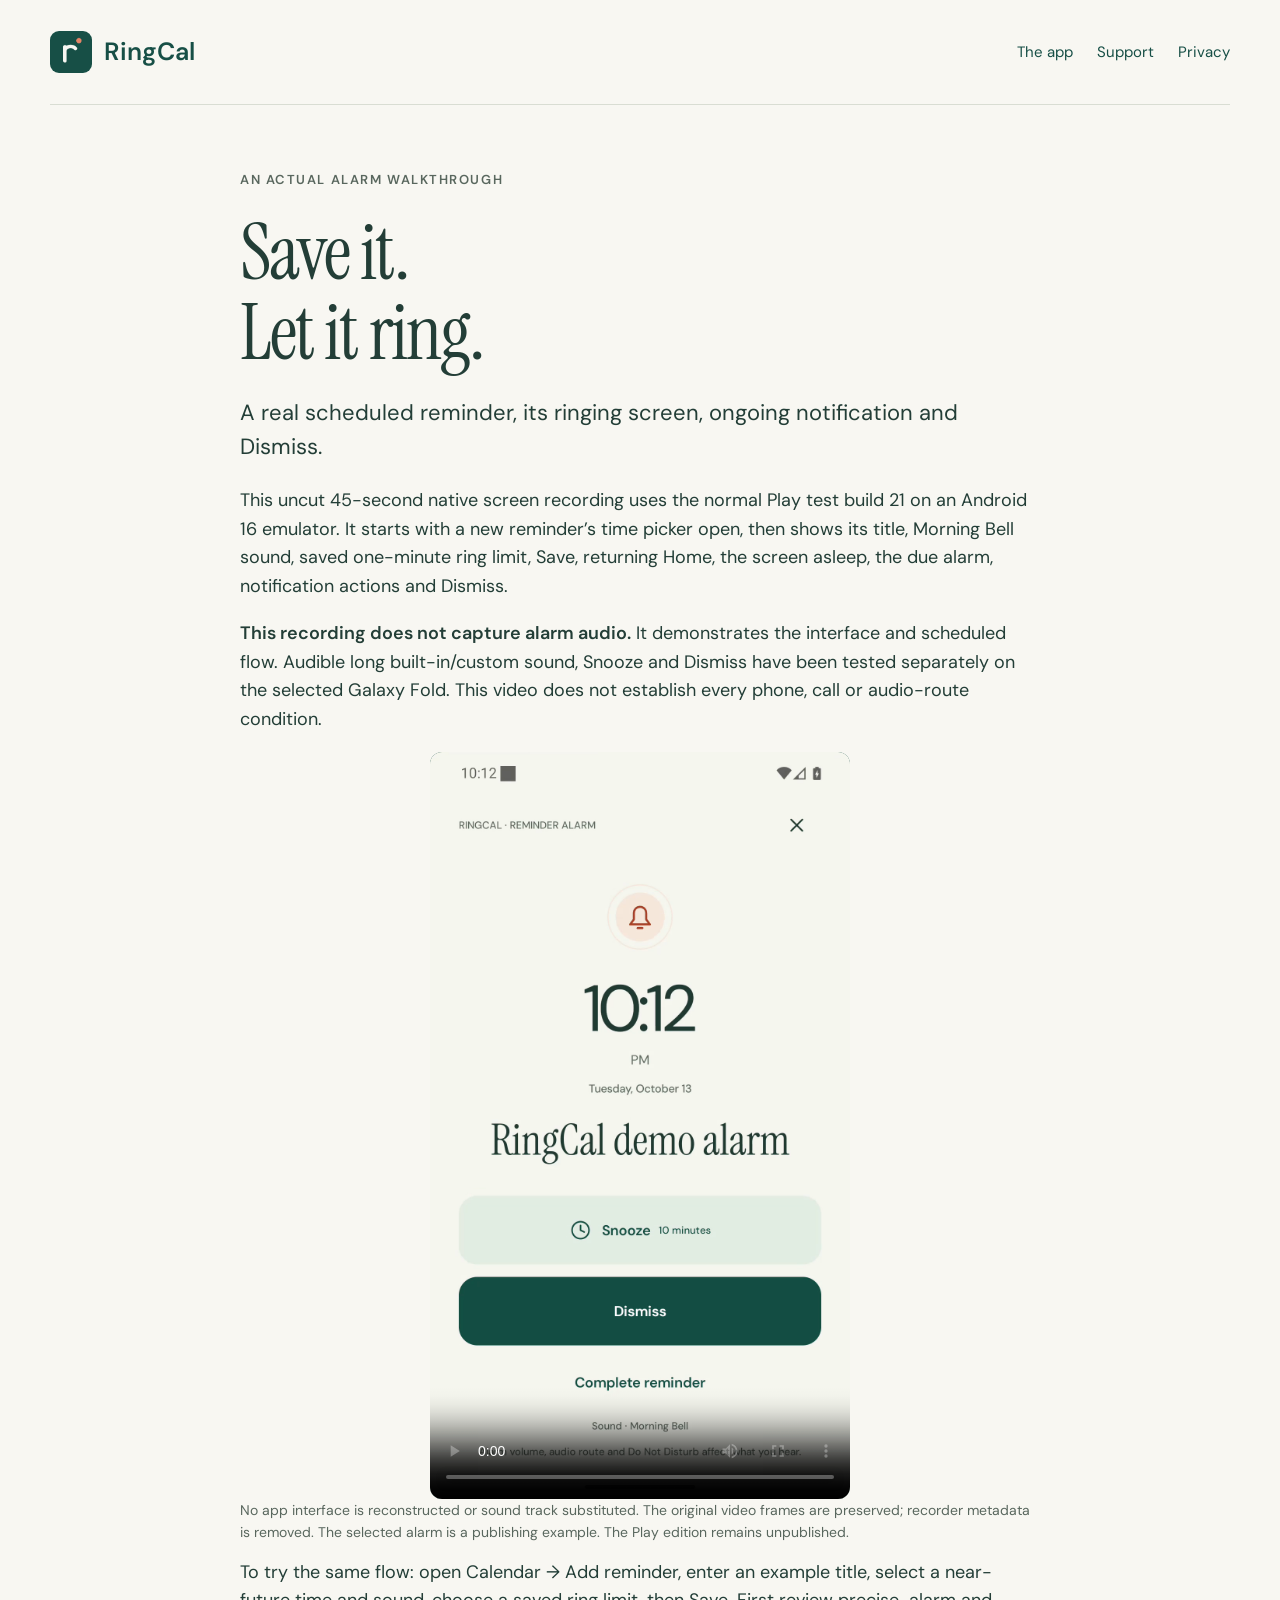
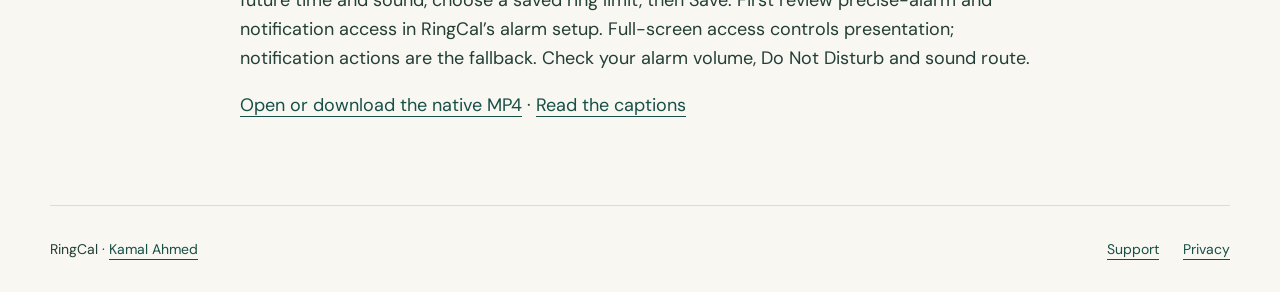
<file: ringcal/alarm-demo/index.html>
<!doctype html><html lang="en"><head><meta charset="utf-8"><meta name="viewport" content="width=device-width,initial-scale=1"><title>RingCal — scheduled alarm demonstration</title><meta name="description" content="Actual native RingCal alarm demonstration: save a reminder, return Home, observe the due alarm and notification, then Dismiss."><meta name="robots" content="noindex"><link rel="icon" href="../assets/icon.png"><link rel="stylesheet" href="../assets/site.css?v=play21-fold"></head><body><a class="skip" href="#main">Skip to content</a><div class="wrap"><header class="nav"><a class="brand" href="../"><img src="../assets/icon.png" width="42" height="42" alt="">RingCal</a><nav class="links" aria-label="Main"><a href="../">The app</a><a href="../support/">Support</a><a href="../privacy/">Privacy</a></nav></header><main id="main" class="document"><p class="eyebrow">An actual alarm walkthrough</p><h1>Save it.<br>Let it ring.</h1><p class="lead">A real scheduled reminder, its ringing screen, ongoing notification and Dismiss.</p><p>This uncut 45-second native screen recording uses the normal Play test build 21 on an Android 16 emulator. It starts with a new reminder’s time picker open, then shows its title, Morning Bell sound, saved one-minute ring limit, Save, returning Home, the screen asleep, the due alarm, notification actions and Dismiss.</p><p><strong>This recording does not capture alarm audio.</strong> It demonstrates the interface and scheduled flow. Audible long built-in/custom sound, Snooze and Dismiss have been tested separately on the selected Galaxy Fold. This video does not establish every phone, call or audio-route condition.</p><div class="video-section"><video controls playsinline preload="metadata" poster="../assets/alarm-demo-poster.png" aria-label="Actual RingCal scheduled alarm screen recording; silent recording with English explanatory captions" style="display:block;width:min(100%,420px);height:auto;max-height:none;margin:0 auto;aspect-ratio:9/16"><source src="../assets/alarm-demo-play21.mp4" type="video/mp4"><track kind="subtitles" src="../assets/alarm-demo-play21.vtt" srclang="en" label="English" default><p><a href="../assets/alarm-demo-play21.mp4">Open the actual recording</a></p></video></div><p class="note">No app interface is reconstructed or sound track substituted. The original video frames are preserved; recorder metadata is removed. The selected alarm is a publishing example. The Play edition remains unpublished.</p><p>To try the same flow: open Calendar → Add reminder, enter an example title, select a near-future time and sound, choose a saved ring limit, then Save. First review precise-alarm and notification access in RingCal’s alarm setup. Full-screen access controls presentation; notification actions are the fallback. Check your alarm volume, Do Not Disturb and sound route.</p><p><a href="../assets/alarm-demo-play21.mp4">Open or download the native MP4</a> · <a href="../assets/alarm-demo-play21.vtt">Read the captions</a></p></main><footer class="footer"><span>RingCal · <a href="https://kamalahmed.me/">Kamal Ahmed</a></span><div class="footer-links"><a href="../support/">Support</a><a href="../privacy/">Privacy</a></div></footer></div></body></html>
</file>
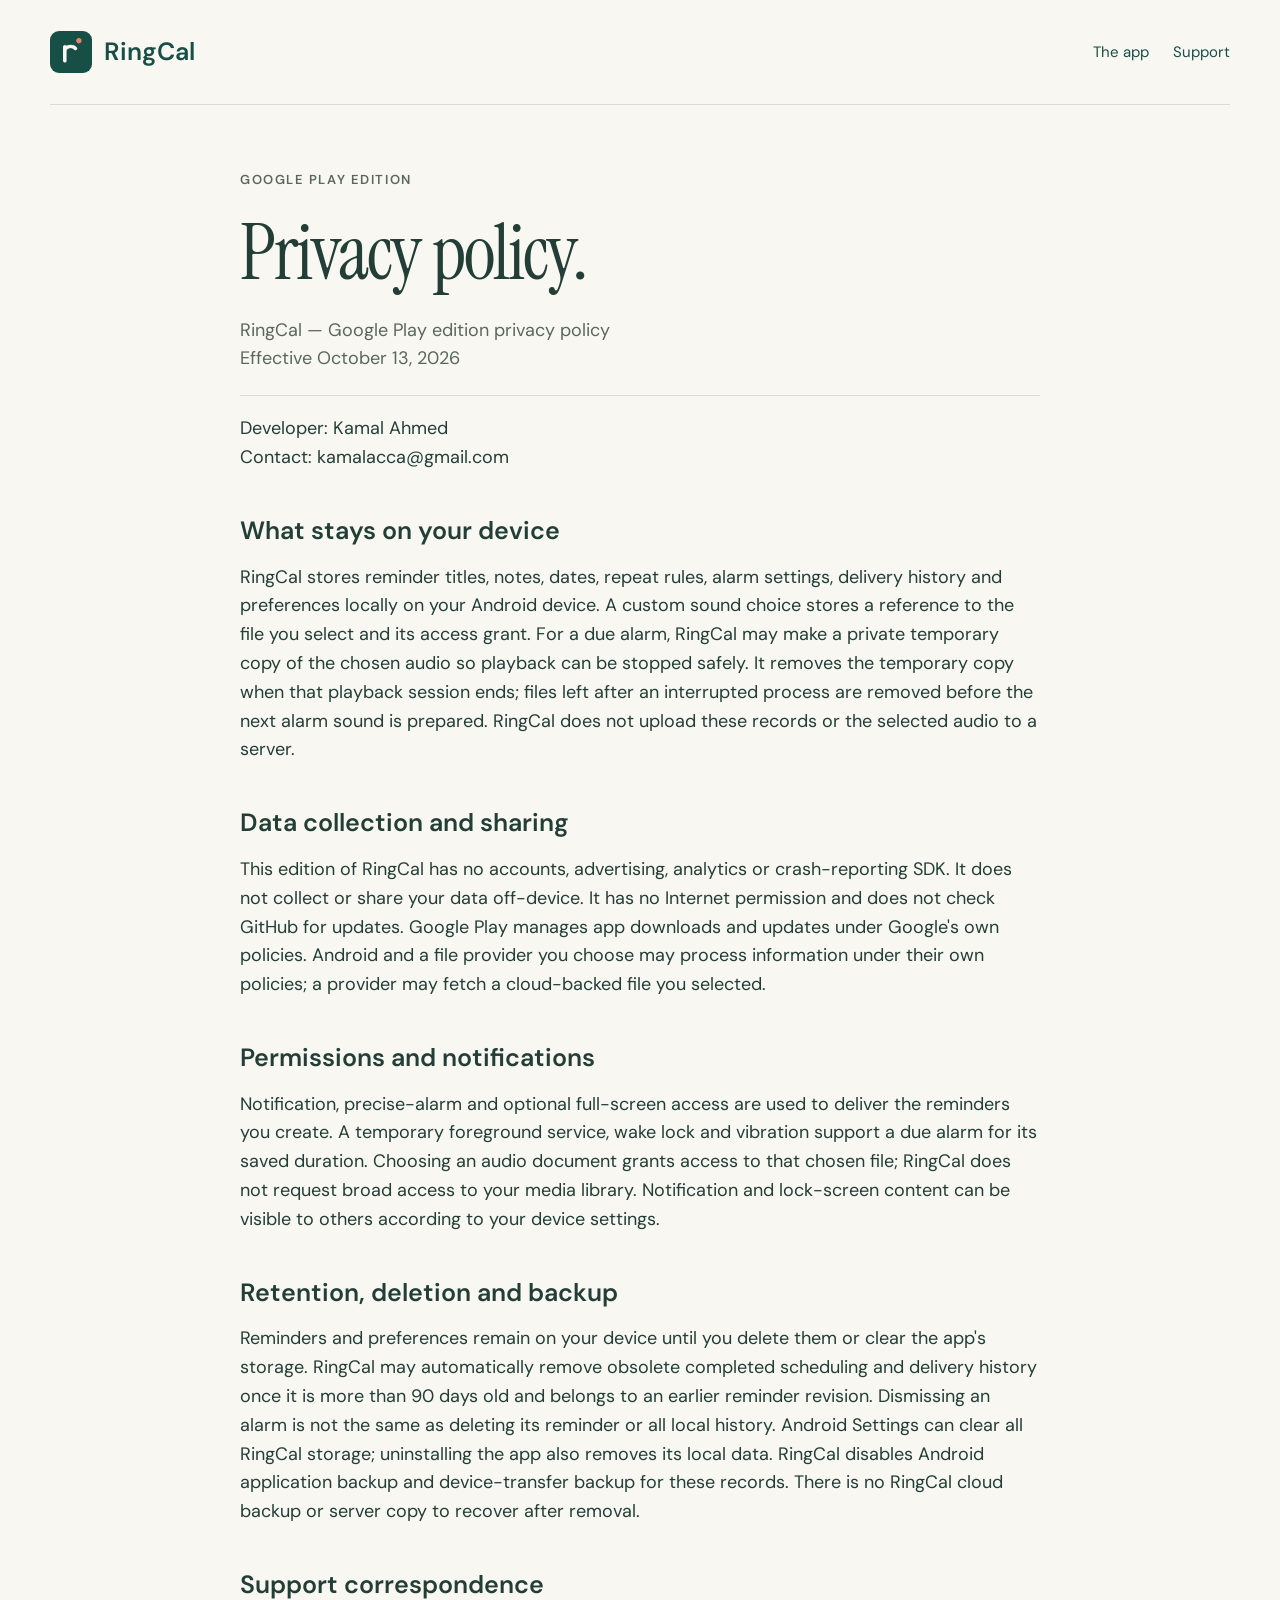
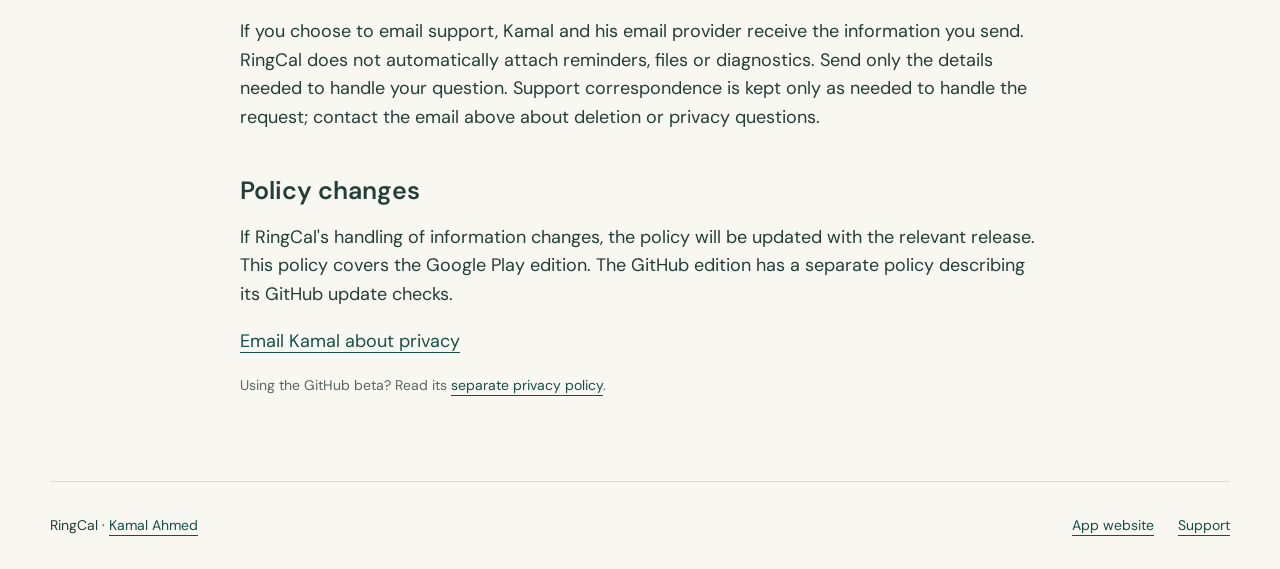
<file: ringcal/privacy/index.html>
<!doctype html><html lang="en"><head><meta charset="utf-8"><meta name="viewport" content="width=device-width, initial-scale=1"><title>RingCal privacy policy — Google Play edition</title><meta name="description" content="Privacy policy for the free Google Play edition of RingCal by Kamal Ahmed. Local reminders, permissions, retention and support contact."><link rel="canonical" href="https://kamalahmed.me/ringcal/privacy/"><link rel="icon" href="../assets/icon.png"><link rel="stylesheet" href="../assets/site.css?v=play21-fold"></head><body><a class="skip" href="#main">Skip to content</a><div class="wrap"><header class="nav"><a class="brand" href="../"><img src="../assets/icon.png" width="42" height="42" alt="">RingCal</a><nav class="links" aria-label="Main"><a href="../">The app</a><a href="../support/">Support</a></nav></header><main id="main" class="document"><p class="eyebrow">Google Play edition</p><h1>Privacy policy.</h1><p class="meta">RingCal — Google Play edition privacy policy<br>Effective October 13, 2026</p>
<p>Developer: Kamal Ahmed<br>Contact: kamalacca@gmail.com</p>
<section><h2>What stays on your device</h2><p>RingCal stores reminder titles, notes, dates, repeat rules, alarm settings, delivery history and preferences locally on your Android device. A custom sound choice stores a reference to the file you select and its access grant. For a due alarm, RingCal may make a private temporary copy of the chosen audio so playback can be stopped safely. It removes the temporary copy when that playback session ends; files left after an interrupted process are removed before the next alarm sound is prepared. RingCal does not upload these records or the selected audio to a server.</p></section>
<section><h2>Data collection and sharing</h2><p>This edition of RingCal has no accounts, advertising, analytics or crash-reporting SDK. It does not collect or share your data off-device. It has no Internet permission and does not check GitHub for updates. Google Play manages app downloads and updates under Google&#x27;s own policies. Android and a file provider you choose may process information under their own policies; a provider may fetch a cloud-backed file you selected.</p></section>
<section><h2>Permissions and notifications</h2><p>Notification, precise-alarm and optional full-screen access are used to deliver the reminders you create. A temporary foreground service, wake lock and vibration support a due alarm for its saved duration. Choosing an audio document grants access to that chosen file; RingCal does not request broad access to your media library. Notification and lock-screen content can be visible to others according to your device settings.</p></section>
<section><h2>Retention, deletion and backup</h2><p>Reminders and preferences remain on your device until you delete them or clear the app&#x27;s storage. RingCal may automatically remove obsolete completed scheduling and delivery history once it is more than 90 days old and belongs to an earlier reminder revision. Dismissing an alarm is not the same as deleting its reminder or all local history. Android Settings can clear all RingCal storage; uninstalling the app also removes its local data. RingCal disables Android application backup and device-transfer backup for these records. There is no RingCal cloud backup or server copy to recover after removal.</p></section>
<section><h2>Support correspondence</h2><p>If you choose to email support, Kamal and his email provider receive the information you send. RingCal does not automatically attach reminders, files or diagnostics. Send only the details needed to handle your question. Support correspondence is kept only as needed to handle the request; contact the email above about deletion or privacy questions.</p></section>
<section><h2>Policy changes</h2><p>If RingCal&#x27;s handling of information changes, the policy will be updated with the relevant release. This policy covers the Google Play edition. The GitHub edition has a separate policy describing its GitHub update checks.</p></section><p><a href="mailto:kamalacca@gmail.com">Email Kamal about privacy</a></p><p class="note">Using the GitHub beta? Read its <a href="https://github.com/kamalahmed/RingCal-Releases/blob/main/PRIVACY.md">separate privacy policy</a>.</p></main><footer class="footer"><span>RingCal · <a href="https://kamalahmed.me/">Kamal Ahmed</a></span><div class="footer-links"><a href="../">App website</a><a href="../support/">Support</a></div></footer></div></body></html>
</file>
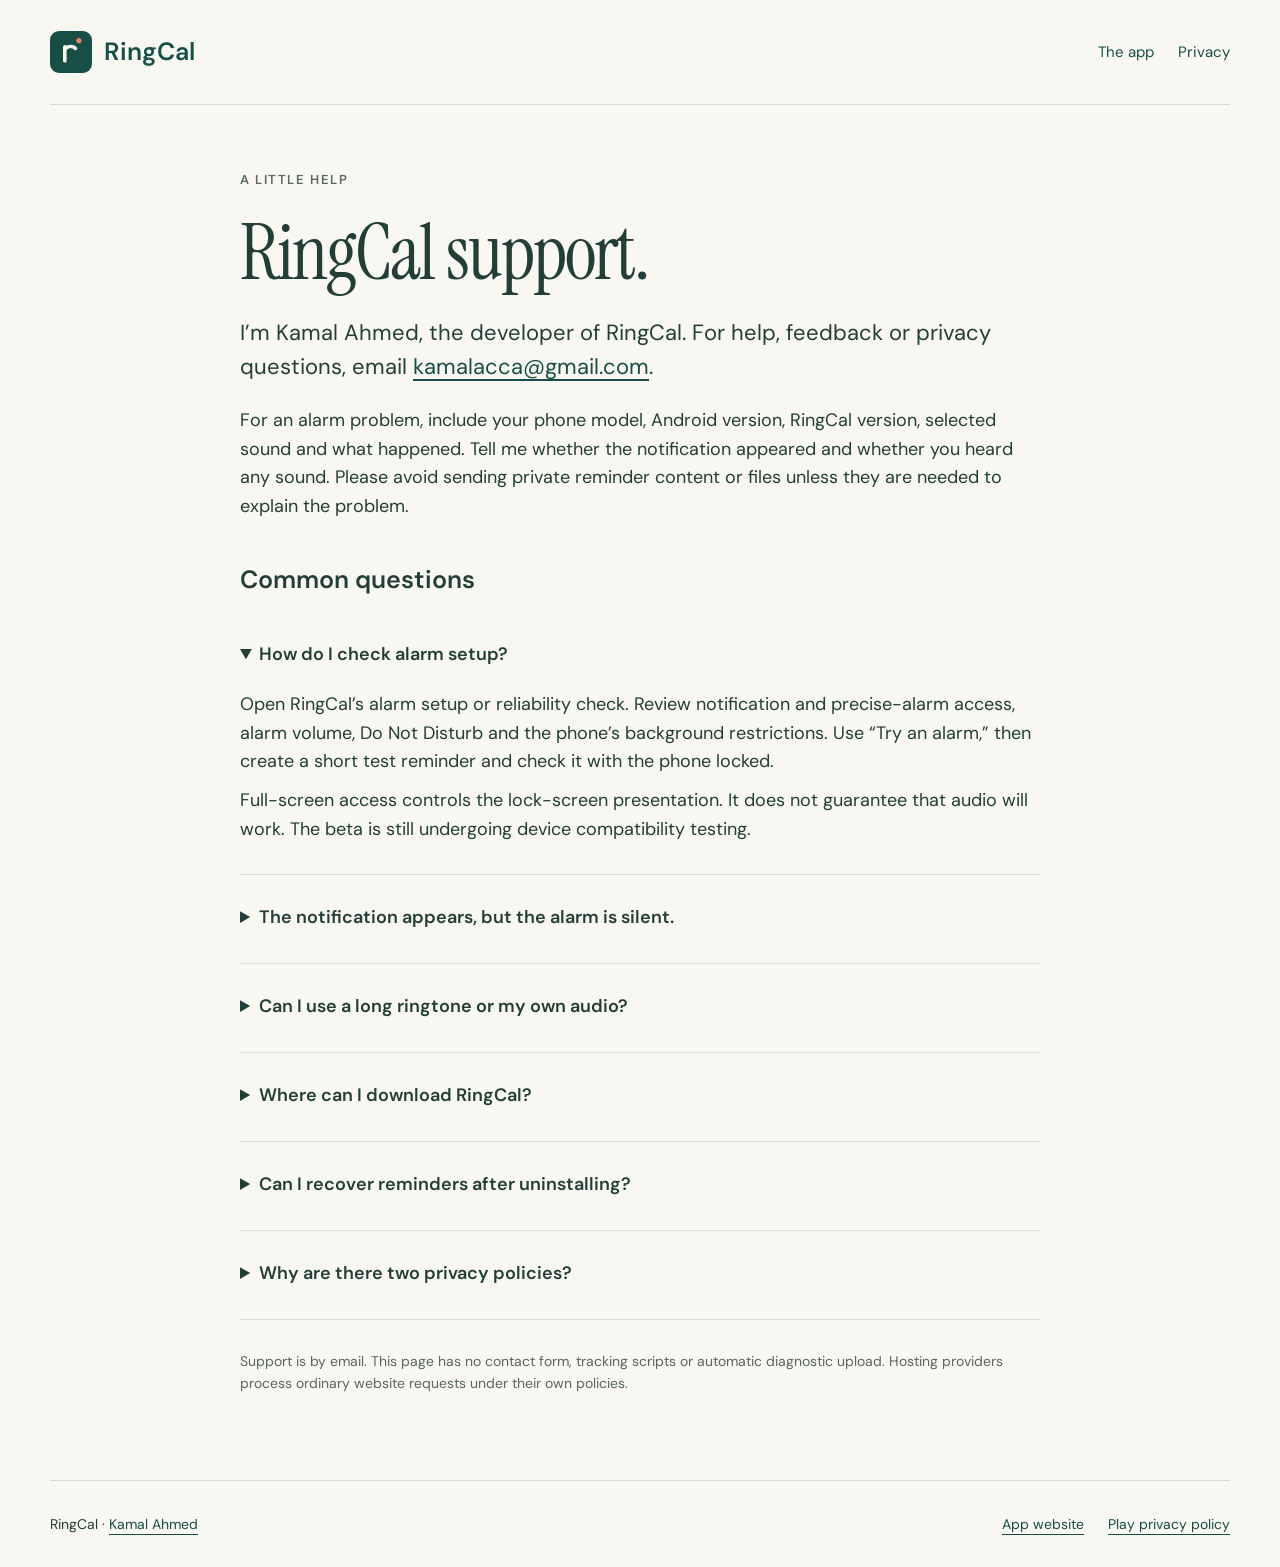
<file: ringcal/support/index.html>
<!doctype html><html lang="en"><head><meta charset="utf-8"><meta name="viewport" content="width=device-width, initial-scale=1"><title>RingCal support — Kamal Ahmed</title><meta name="description" content="Contact RingCal support and find help with alarm setup, local reminders and the Android beta."><link rel="canonical" href="https://kamalahmed.me/ringcal/support/"><link rel="icon" href="../assets/icon.png"><link rel="stylesheet" href="../assets/site.css?v=play21-fold"></head><body><a class="skip" href="#main">Skip to content</a><div class="wrap"><header class="nav"><a class="brand" href="../"><img src="../assets/icon.png" width="42" height="42" alt="">RingCal</a><nav class="links" aria-label="Main"><a href="../">The app</a><a href="../privacy/">Privacy</a></nav></header><main id="main" class="document"><p class="eyebrow">A little help</p><h1>RingCal support.</h1><p class="lead">I’m Kamal Ahmed, the developer of RingCal. For help, feedback or privacy questions, email <a href="mailto:kamalacca@gmail.com">kamalacca@gmail.com</a>.</p><p>For an alarm problem, include your phone model, Android version, RingCal version, selected sound and what happened. Tell me whether the notification appeared and whether you heard any sound. Please avoid sending private reminder content or files unless they are needed to explain the problem.</p><h2>Common questions</h2><details open><summary>How do I check alarm setup?</summary><p>Open RingCal’s alarm setup or reliability check. Review notification and precise-alarm access, alarm volume, Do Not Disturb and the phone’s background restrictions. Use “Try an alarm,” then create a short test reminder and check it with the phone locked.</p><p>Full-screen access controls the lock-screen presentation. It does not guarantee that audio will work. The beta is still undergoing device compatibility testing.</p></details><details><summary>The notification appears, but the alarm is silent.</summary><p>Check the alarm volume and the selected sound preview. If RingCal reports “Audio focus is unavailable,” include that exact message in your email. Preview playback alone does not establish that a scheduled background alarm will play. Do not rely on a silent test alarm.</p></details><details><summary>Can I use a long ringtone or my own audio?</summary><p>RingCal supports built-in sounds, Android alarm tones and an audio file you choose. Saved ring duration and repetition control a due alarm. File selection grants access to the chosen document; broad access to your music library is not required.</p><p>The planned Play edition supports selected external audio up to 256 MB. Unavailable, invalid or larger files use Morning Bell with a visible explanation. Keep your chosen sound available offline and test a scheduled alarm with the phone locked. Calls take priority; the original ring duration continues while call audio pauses playback. Alarm volume, Do Not Disturb and the output route still apply.</p></details><details><summary>Where can I download RingCal?</summary><p>The experimental beta is available from <a href="https://github.com/kamalahmed/RingCal-Releases">RingCal’s GitHub releases page</a>. The free Google Play edition is in preparation and is not published yet. The GitHub beta supports Android 8.0 or later; the planned Play edition supports Android 15 or later.</p></details><details><summary>Can I recover reminders after uninstalling?</summary><p>RingCal has no cloud backup. Uninstalling or clearing its storage removes local reminders and preferences. A compatible in-place update is different from uninstalling; use the release’s update instructions.</p></details><details><summary>Why are there two privacy policies?</summary><p>The <a href="../privacy/">Google Play edition policy</a> covers the edition with Play-managed updates. The <a href="https://github.com/kamalahmed/RingCal-Releases/blob/main/PRIVACY.md">GitHub edition policy</a> also explains the app’s GitHub update checks.</p></details><p class="note" style="margin-top:30px">Support is by email. This page has no contact form, tracking scripts or automatic diagnostic upload. Hosting providers process ordinary website requests under their own policies.</p></main><footer class="footer"><span>RingCal · <a href="https://kamalahmed.me/">Kamal Ahmed</a></span><div class="footer-links"><a href="../">App website</a><a href="../privacy/">Play privacy policy</a></div></footer></div></body></html>
</file>
<file: css/01-variables.css>
/* ==========================================================================
   01 — DESIGN TOKENS
   ==========================================================================
   Every colour, size, and timing value in the site resolves back to a variable
   in this file. If you want to restyle the portfolio, start here — you should
   rarely need to touch any other stylesheet to change how it looks.

   HOW THEMING WORKS
   -----------------
   :root                      = dark theme (the default)
   html[data-theme="light"]   = light theme overrides

   js/theme.js flips the data-theme attribute on <html> and remembers the
   choice in localStorage. Because every rule reads from these variables,
   swapping themes needs no other code.

   WANT A DIFFERENT ACCENT COLOUR?
   Change --green (and --green2, its brighter hover partner) in BOTH blocks.
   That single pair drives the prompts, buttons, links, borders, glow effects,
   heatmap, skill bars, and game graphics.
   ========================================================================== */

:root {
  /* ---- Surfaces ------------------------------------------------------- */
  --bg:       #0a0e0d;   /* page background                                */
  --panel:    #0e1412;   /* cards, terminal windows                        */
  --panel2:   #0b100f;   /* window title bars, insets                      */
  --cell:     #0f1613;   /* game tiles, badge hardware                     */
  --canvas:   #08110d;   /* game canvas background                         */
  --inner:    #05100b;   /* deepest inset (avatar well, badge clip)        */

  /* ---- Text ----------------------------------------------------------- */
  --ink:      #f4f8f6;   /* highest-contrast text: headings, names         */
  --heading:  #eef3f0;   /* large display text                             */
  --text:     #d7e0dc;   /* body copy                                      */
  --soft:     #c3d2c9;   /* terminal output                                */
  --muted:    #9fb0a7;   /* supporting copy                                */
  --dim2:     #8a9a91;   /* nav links, captions                            */
  --dim:      #6b7b73;   /* lowest-emphasis labels                         */

  /* ---- Accents -------------------------------------------------------- */
  --green:    #5ee6a0;   /* PRIMARY ACCENT — change this first             */
  --green2:   #8ff0bd;   /* brighter partner, used on hover                */
  --amber:    #f0c17a;   /* secondary accent, warnings, highlights         */
  --blue:     #7fd3ff;   /* JSON keys, terminal paths                      */
  --red:      #ff9b8a;   /* errors, wrong answers                          */
  --onacc:    #04120b;   /* text drawn ON TOP of --green (contrast pair)   */

  /* ---- Derived from the accent ---------------------------------------- */
  --line:     rgba(94, 230, 160, .16);  /* standard borders                */
  --line2:    rgba(94, 230, 160, .12);  /* subtle dividers                 */
  --hover:    rgba(94, 230, 160, .08);  /* hover wash                      */
  --chipbg:   rgba(94, 230, 160, .10);  /* chips, pills                    */
  --track:    rgba(94, 230, 160, .10);  /* skill bar troughs               */
  --shadow:   rgba(0, 0, 0, .7);        /* drop shadows                    */

  /* ---- Typography ----------------------------------------------------- */
  --font-mono: 'JetBrains Mono', ui-monospace, SFMono-Regular, Menlo, monospace;

  /* ---- Layout --------------------------------------------------------- */
  --wrap-max:  1160px;              /* max content width                   */
  --wrap-pad:  clamp(18px, 5vw, 40px);
  --nav-h:     62px;                /* sticky nav height. Used for
                                       scroll-margin so anchored sections
                                       do not hide underneath the nav.
                                       js/nav.js keeps this in sync with
                                       the real measured height.           */
  --radius:    12px;
  --radius-sm: 8px;
  --radius-lg: 18px;

  /* ---- Motion ---------------------------------------------------------
     Set --reveal-dur and --reveal-shift to 0 to disable scroll animations
     globally. They are also disabled automatically for anyone who has
     "reduce motion" turned on in their OS (see 02-base.css).             */
  --speed-fast:   .18s;
  --speed:        .25s;
  --speed-slow:   .56s;
  --ease:         cubic-bezier(.2, .8, .2, 1);
  --reveal-dur:   .6s;
  --reveal-shift: 18px;             /* how far sections rise on entry      */

  /* ---- Touch ----------------------------------------------------------
     Minimum interactive target on touch screens. 44px is the accessibility
     floor recommended by both Apple and WCAG.                            */
  --tap-min: 44px;
}

/* ==========================================================================
   LIGHT THEME
   Only the values that actually differ are redeclared. Anything not listed
   here is inherited from :root above.
   ========================================================================== */
html[data-theme="light"] {
  --bg:      #eef1ee;
  --panel:   #ffffff;
  --panel2:  #f2f5f2;
  --cell:    #e6ebe6;
  --canvas:  #e9ede9;
  --inner:   #e6ebe6;

  --ink:     #0e1a14;
  --heading: #14231c;
  --text:    #24352c;
  --soft:    #33443b;
  --muted:   #586962;
  --dim2:    #5c6c64;
  --dim:     #78867e;

  --green:   #0e8f52;
  --green2:  #0aa85e;
  --amber:   #b26b00;
  --blue:    #2b6cb0;
  --red:     #c0392b;
  --onacc:   #ffffff;

  --line:    rgba(14, 143, 82, .22);
  --line2:   rgba(14, 143, 82, .14);
  --hover:   rgba(14, 143, 82, .07);
  --chipbg:  rgba(14, 143, 82, .08);
  --track:   rgba(14, 143, 82, .12);
  --shadow:  rgba(20, 40, 30, .14);
}
</file>
<file: css/02-base.css>
/* ==========================================================================
   02 — BASE
   ==========================================================================
   Reset, root typography, shared keyframes, accessibility helpers, and the
   scroll-reveal mechanism. Nothing here is specific to a single section.
   ========================================================================== */

*,
*::before,
*::after { box-sizing: border-box; }

html, body { margin: 0; padding: 0; }

/* Smooth anchor scrolling. `scroll-padding-top` keeps a section's heading
   clear of the sticky nav when you jump to it from the menu. */
html {
  scroll-behavior: smooth;
  scroll-padding-top: calc(var(--nav-h) + 18px);
}

body {
  background: var(--bg);
  color: var(--text);
  font-family: var(--font-mono);
  line-height: 1.5;
  -webkit-font-smoothing: antialiased;
  -moz-osx-font-smoothing: grayscale;
  transition: background var(--speed) ease, color var(--speed) ease;
  /* Stops iOS Safari inflating font sizes in landscape. */
  -webkit-text-size-adjust: 100%;
  overflow-x: hidden;
}

h1, h2, h3, h4, p, dl, dd, figure { margin: 0; }
ul, ol { margin: 0; padding: 0; list-style: none; }

a { color: var(--green); text-decoration: none; }
a:hover { color: var(--green2); }

button { font-family: inherit; }

img { max-width: 100%; display: block; }

input, textarea {
  font-family: var(--font-mono);
  color: var(--ink);
  caret-color: var(--green);
}

/* ==========================================================================
   FOCUS
   Visible keyboard focus everywhere. Never remove this without replacing it —
   it is the only way keyboard users can tell where they are.
   ========================================================================== */
:focus-visible {
  outline: 2px solid var(--green);
  outline-offset: 3px;
  border-radius: 3px;
}

/* ==========================================================================
   ACCESSIBILITY HELPERS
   ========================================================================== */

/* Jump link revealed only when focused via keyboard. */
.skip-link {
  position: absolute;
  left: 8px;
  top: -60px;
  z-index: 100;
  background: var(--green);
  color: var(--onacc);
  padding: 10px 16px;
  border-radius: var(--radius-sm);
  font-size: 13px;
  font-weight: 700;
  transition: top var(--speed-fast) ease;
}
.skip-link:focus { top: 8px; color: var(--onacc); }

/* Visually hidden but still announced by screen readers. */
.sr-only {
  position: absolute;
  width: 1px; height: 1px;
  padding: 0; margin: -1px;
  overflow: hidden;
  clip: rect(0 0 0 0);
  white-space: nowrap;
  border: 0;
}

/* Honeypot field — hidden from humans, filled by naive bots. Must stay in the
   layout (not display:none) for some bots to see it. */
.hp {
  position: absolute !important;
  left: -9999px;
  opacity: 0;
  height: 0;
  width: 0;
}

/* ==========================================================================
   KEYFRAMES
   ========================================================================== */
@keyframes blink       { 0%, 49% { opacity: 1 } 50%, 100% { opacity: 0 } }
@keyframes glow        { 0%, 100% { box-shadow: 0 0 4px var(--green) }
                         50% { box-shadow: 0 0 12px var(--green), 0 0 20px var(--line) } }
@keyframes sheen       { 0% { left: -60% } 45% { left: 135% } 100% { left: 135% } }
@keyframes borderslide { from { background-position: 0 0 } to { background-position: 250% 0 } }

/* Circular wipe used by the theme toggle (View Transitions API). */
::view-transition-old(root),
::view-transition-new(root) { animation: none; mix-blend-mode: normal; }
::view-transition-old(root) { z-index: 0; }
::view-transition-new(root) { z-index: 1; }

/* ==========================================================================
   SCROLL REVEAL
   ==========================================================================
   js/reveal.js adds .is-visible to each [data-reveal] element as it scrolls
   into view. Elements start slightly lowered and transparent, then settle.

   Anything WITHOUT data-reveal is unaffected, so content is never hidden if
   JavaScript fails — reveal.js also force-reveals everything if the browser
   lacks IntersectionObserver.
   ========================================================================== */
[data-reveal] {
  opacity: 0;
  transform: translateY(var(--reveal-shift));
  transition:
    opacity   var(--reveal-dur) var(--ease),
    transform var(--reveal-dur) var(--ease);
  will-change: opacity, transform;
}
[data-reveal].is-visible {
  opacity: 1;
  transform: none;
  will-change: auto;
}

/* ==========================================================================
   REDUCED MOTION
   ==========================================================================
   Honours the OS-level "reduce motion" setting. Content still appears — only
   the movement is removed.
   ========================================================================== */
@media (prefers-reduced-motion: reduce) {
  html { scroll-behavior: auto; }

  *,
  *::before,
  *::after {
    animation-duration: .001ms !important;
    animation-iteration-count: 1 !important;
    transition-duration: .001ms !important;
    scroll-behavior: auto !important;
  }

  [data-reveal] { opacity: 1; transform: none; }
}
</file>
<file: css/03-components.css>
/* ==========================================================================
   03 — COMPONENTS
   ==========================================================================
   Reusable pieces used across several sections: buttons, the fake terminal
   window chrome, cards, chips, form fields, and small text utilities.
   Section-specific styling lives in 05-sections.css instead.
   ========================================================================== */

/* --------------------------------------------------------------------------
   Text colour utilities
   -------------------------------------------------------------------------- */
.accent-green { color: var(--green); }
.accent-amber { color: var(--amber); }
.dim          { color: var(--dim); }

/* --------------------------------------------------------------------------
   Traffic-light dots (window chrome + status indicators)
   -------------------------------------------------------------------------- */
.dots { display: flex; gap: 7px; flex: none; }

.dot {
  width: 11px;
  height: 11px;
  border-radius: 50%;
  display: inline-block;
  flex: none;
}
.dot-red   { background: #ff5f56; }
.dot-amber { background: #ffbd2e; }
.dot-green { background: #27c93f; }

/* Pulsing "live" indicator. */
.dot-live {
  width: 9px;
  height: 9px;
  background: var(--green);
  animation: glow 2.4s ease-in-out infinite;
}

/* Blinking terminal cursor. */
.caret {
  width: 9px;
  height: 17px;
  background: var(--green);
  animation: blink 1.1s step-end infinite;
  flex: none;
  display: inline-block;
}

/* --------------------------------------------------------------------------
   Terminal window chrome
   .win      = the window shell
   .winbar   = its title bar
   -------------------------------------------------------------------------- */
.win {
  background: var(--panel);
  border: 1px solid var(--line);
  border-radius: var(--radius);
  overflow: hidden;
  box-shadow: 0 24px 60px -30px var(--shadow);
}

.winbar {
  display: flex;
  align-items: center;
  gap: 7px;
  padding: 11px 14px;
  border-bottom: 1px solid var(--line2);
  background: var(--panel2);
}

.winbar-title {
  margin-left: 8px;
  font-size: 12px;
  color: var(--dim);
  white-space: nowrap;
  overflow: hidden;
  text-overflow: ellipsis;
  /* Lets the ellipsis actually engage inside the flex bar, instead of the
     title text forcing the whole window wider on narrow screens. */
  min-width: 0;
}

/* Right-aligned extra content in a title bar (scores, load average, chips). */
.winbar-meta {
  margin-left: auto;
  font-size: 11px;
  flex: none;
}

/* --------------------------------------------------------------------------
   Buttons
   .btn-primary = solid accent fill with an animated sheen
   .btn-ghost   = transparent with an animated gradient border
   -------------------------------------------------------------------------- */
.btn {
  display: inline-flex;
  align-items: center;
  justify-content: center;
  gap: 6px;
  border-radius: var(--radius-sm);
  text-decoration: none;
  cursor: pointer;
  font-family: var(--font-mono);
  white-space: nowrap;
}

.btn-primary {
  position: relative;
  overflow: hidden;
  color: var(--onacc);
  background: var(--green);
  border: none;
  padding: 11px 18px;
  font-size: 13.5px;
  font-weight: 700;
  transition: box-shadow var(--speed) ease, transform .2s ease;
}
.btn-primary:hover {
  box-shadow: 0 0 22px var(--line);
  transform: translateY(-1px);
  color: var(--onacc);
}
/* Diagonal light sweep across the button. */
.btn-primary::before {
  content: '';
  position: absolute;
  top: 0;
  left: -60%;
  width: 45%;
  height: 100%;
  background: linear-gradient(120deg, transparent, rgba(255, 255, 255, .5), transparent);
  transform: skewX(-20deg);
  animation: sheen 5s ease-in-out infinite;
  pointer-events: none;
}

.btn-ghost {
  color: var(--text);
  /* Two-layer background: flat panel inside, animated gradient on the border. */
  background:
    linear-gradient(var(--panel2), var(--panel2)) padding-box,
    linear-gradient(90deg, var(--green), var(--amber), var(--green), var(--amber), var(--green)) border-box;
  border: 1.5px solid transparent;
  background-size: 250% 100%;
  animation: borderslide 4s linear infinite;
  padding: 10px 18px;
  font-size: 13.5px;
  transition: box-shadow var(--speed) ease, color .2s ease;
}
.btn-ghost:hover { color: var(--ink); box-shadow: 0 0 18px var(--line); }

/* Compact variant used inside project cards and terminal output. */
.btn-sm { padding: 8px 12px; font-size: 12px; }

/* Disabled state, applied while the contact form is submitting. */
.btn[disabled],
.btn[aria-disabled="true"] {
  opacity: .55;
  cursor: not-allowed;
  transform: none;
}

/* --------------------------------------------------------------------------
   Pills and chips
   .pill-btn = rounded nav buttons (theme, sound)
   .chip     = square-ish filter buttons
   -------------------------------------------------------------------------- */
.pill-btn {
  background: var(--chipbg);
  border: 1px solid var(--line);
  color: var(--green);
  border-radius: 20px;
  padding: 5px 12px;
  font: 500 12px var(--font-mono);
  cursor: pointer;
  display: inline-flex;
  gap: 6px;
  align-items: center;
}
.pill-btn:hover { background: var(--hover); }

.chip {
  background: var(--chipbg);
  color: var(--green);
  border: 1px solid var(--line);
  border-radius: 6px;
  padding: 4px 9px;
  font: 500 11.5px var(--font-mono);
  cursor: pointer;
}
.chip:hover { background: var(--hover); }

/* --------------------------------------------------------------------------
   Cards
   -------------------------------------------------------------------------- */
.card {
  background: var(--panel);
  border: 1px solid var(--line);
  border-radius: var(--radius);
}
.card-pad { padding: 16px 18px; }

.card-kicker {
  font-size: 12px;
  margin-bottom: 12px;
  letter-spacing: .04em;
}

/* Lift-on-hover behaviour for clickable cards. */
.card-hover {
  transition: transform .2s ease, border-color .2s ease, box-shadow .2s ease;
}
.card-hover:hover {
  border-color: var(--green);
  box-shadow: 0 14px 34px -20px var(--line);
  transform: translateY(-2px);
}

/* Small outlined label, e.g. tech-stack tags on project cards. */
.tag {
  font-size: 10.5px;
  color: var(--muted);
  border: 1px solid var(--line);
  border-radius: 5px;
  padding: 2px 7px;
  white-space: nowrap;
}

/* --------------------------------------------------------------------------
   Form fields
   .field = underlined single-line input
   .ta    = boxed textarea
   -------------------------------------------------------------------------- */
.field {
  background: transparent;
  border: none;
  border-bottom: 1px dashed var(--line);
  outline: none;
  font-size: 14px;
  padding: 4px 2px;
  width: 100%;
}
.field:focus-visible { outline-offset: 2px; }

.ta {
  background: transparent;
  border: 1px dashed var(--line);
  border-radius: var(--radius-sm);
  outline: none;
  font: 400 14px/1.6 var(--font-mono);
  padding: 10px 12px;
  width: 100%;
  resize: vertical;
  min-height: 96px;
}

/* Browser-native validation styling, only after the user has interacted. */
.field:user-invalid,
.ta:user-invalid { border-color: var(--red); }

/* --------------------------------------------------------------------------
   Section heading  ( ~/apps  ·  descriptive subtitle )
   -------------------------------------------------------------------------- */
.sec-h {
  display: flex;
  align-items: baseline;
  gap: 12px;
  margin-bottom: 16px;
  flex-wrap: wrap;
}
.sec-h h2 {
  font-size: 15px;
  color: var(--green);
  font-weight: 700;
}
.sec-h span {
  font-size: 13px;
  color: var(--dim);
}
</file>
<file: css/04-layout.css>
/* ==========================================================================
   04 — LAYOUT
   ==========================================================================
   The page shell: content width, sticky navigation, section rhythm, footer.
   ========================================================================== */

/* --------------------------------------------------------------------------
   Content container. Everything sits inside one of these.
   -------------------------------------------------------------------------- */
.wrap {
  max-width: var(--wrap-max);
  margin: 0 auto;
  padding: 0 var(--wrap-pad);
}

/* --------------------------------------------------------------------------
   Section rhythm

   scroll-margin-top is what makes anchor links land correctly: without it,
   clicking "~/skills" would scroll the heading underneath the sticky nav.
   -------------------------------------------------------------------------- */
/* Sections deliberately cancel the horizontal padding they inherit from
   `.wrap`, so terminal windows span the full --wrap-max content width and sit
   slightly wider than the hero text column. On wide screens the max-width
   centring still leaves a generous gutter, so nothing touches the edges.

   Below --wrap-max there is no centring gutter left to rely on, and content
   WOULD run edge-to-edge. css/06-responsive.css restores the padding there.

   Vertical values use padding-top/padding-bottom rather than the `padding`
   shorthand, so this horizontal intent stays explicit instead of being an
   invisible side effect. */
.section {
  padding-top: 40px;
  padding-bottom: 20px;
  padding-left: 0;
  padding-right: 0;
  scroll-margin-top: calc(var(--nav-h) + 18px);
}
#top { scroll-margin-top: 0; }

.strip-section {
  padding-top: 4px;
  padding-bottom: 26px;
  padding-left: 0;
  padding-right: 0;
}

/* ==========================================================================
   NAVIGATION
   ==========================================================================
   Sticky, translucent, blurred. Desktop shows all links inline; below the
   mobile breakpoint (06-responsive.css) they collapse behind the hamburger.
   ========================================================================== */
nav {
  position: sticky;
  top: 0;
  z-index: 30;
  background: color-mix(in srgb, var(--bg) 85%, transparent);
  -webkit-backdrop-filter: blur(10px);
  backdrop-filter: blur(10px);
  border-bottom: 1px solid var(--line2);
}

/* Fallback for browsers without color-mix(): use a solid background so the
   nav never renders fully transparent over scrolling content. */
@supports not (background: color-mix(in srgb, red 50%, transparent)) {
  nav { background: var(--bg); }
}

.nav-inner {
  display: flex;
  align-items: center;
  justify-content: space-between;
  gap: 12px;
  padding: 14px var(--wrap-pad);
  max-width: var(--wrap-max);
  margin: 0 auto;
}

.nav-logo {
  font-weight: 700;
  color: var(--ink);
  flex: none;
}
.nav-logo:hover { color: var(--ink); }

.nav-menu {
  display: flex;
  align-items: center;
  gap: clamp(11px, 2.4vw, 24px);
  flex-wrap: wrap;
}

.nav-links {
  display: flex;
  gap: clamp(11px, 2.4vw, 24px);
  font-size: 13px;
  color: var(--dim2);
  flex-wrap: wrap;
  align-items: center;
}
.nav-links a {
  color: inherit;
  position: relative;
  padding: 4px 0;
  transition: color var(--speed-fast) ease;
}
.nav-links a:hover { color: var(--green2); }

/* ---- Active link ---------------------------------------------------------
   js/nav.js adds .is-active to exactly one link as you scroll, driven by an
   IntersectionObserver. The underline slides in from the left.
   -------------------------------------------------------------------------- */
.nav-links a::after {
  content: '';
  position: absolute;
  left: 0;
  bottom: 0;
  height: 1.5px;
  width: 100%;
  background: var(--green);
  transform: scaleX(0);
  transform-origin: left;
  transition: transform var(--speed) var(--ease);
}
.nav-links a.is-active { color: var(--green); }
.nav-links a.is-active::after { transform: scaleX(1); }

.nav-actions {
  display: flex;
  gap: 8px;
  align-items: center;
  flex: none;
}

/* ---- Hamburger -----------------------------------------------------------
   Hidden on desktop. Shown and wired up in 06-responsive.css.
   -------------------------------------------------------------------------- */
.nav-toggle {
  display: none;
  flex-direction: column;
  justify-content: center;
  gap: 5px;
  width: var(--tap-min);
  height: var(--tap-min);
  padding: 0;
  background: var(--chipbg);
  border: 1px solid var(--line);
  border-radius: var(--radius-sm);
  cursor: pointer;
  flex: none;
}

.nav-toggle-bar {
  display: block;
  width: 18px;
  height: 1.5px;
  margin: 0 auto;
  background: var(--green);
  transition: transform var(--speed) var(--ease), opacity var(--speed-fast) ease;
}

/* Bars morph into an X while the menu is open. */
.nav-toggle[aria-expanded="true"] .nav-toggle-bar:nth-child(1) { transform: translateY(6.5px) rotate(45deg); }
.nav-toggle[aria-expanded="true"] .nav-toggle-bar:nth-child(2) { opacity: 0; }
.nav-toggle[aria-expanded="true"] .nav-toggle-bar:nth-child(3) { transform: translateY(-6.5px) rotate(-45deg); }

/* ==========================================================================
   FOOTER
   ========================================================================== */
footer {
  border-top: 1px solid var(--line2);
  margin-top: 20px;
}

.footer-inner {
  display: flex;
  justify-content: space-between;
  align-items: center;
  flex-wrap: wrap;
  gap: 14px;
  padding-top: 24px;
  padding-bottom: 60px;
}

.footer-copy {
  font-size: 12px;
  color: var(--dim);
}

.footer-links {
  display: flex;
  gap: 20px;
  font-size: 12.5px;
  flex-wrap: wrap;
}
.footer-links a { color: var(--dim2); }
.footer-links a:hover { color: var(--green); }
</file>
<file: css/05-sections.css>
/* ==========================================================================
   05 — SECTIONS
   ==========================================================================
   One block per page section, in the same order they appear in index.html:

     1. Hero
     2. ID badge (lanyard card)
     3. Typed terminal strip
     4. ~/activity  (contribution heatmap + stats)
     5. ~/apps      (featured project cards)
     6. ~/work      (interactive terminal)
     7. ~/skills    (proficiency bars)
     8. ~/contact   (form + sidebar)
     9. ~/playground (games)

   Mobile adjustments for all of these live in 06-responsive.css.
   ========================================================================== */


/* ==========================================================================
   1. HERO
   ==========================================================================
   Two columns on desktop: intro text and the swinging ID badge.
   The intro comes first in the HTML for SEO; on mobile the badge is moved
   above it visually with `order` (see 06-responsive.css).
   ========================================================================== */
/* The `min(320px, 100%)` guard matters: a bare minmax(320px, 1fr) forces a
   320px-wide column even when the screen is narrower, which causes sideways
   page scroll on small phones. Same pattern is used on every grid below. */
.hero {
  display: grid;
  grid-template-columns: repeat(auto-fit, minmax(min(320px, 100%), 1fr));
  gap: clamp(26px, 4vw, 44px);
  align-items: start;
  padding: clamp(40px, 6vw, 64px) 0 44px;
}

.prompt {
  color: var(--green);
  font-size: 14px;
  margin-bottom: 6px;
}

.hero-name {
  font-size: clamp(38px, 8vw, 64px);
  line-height: 1.02;
  font-weight: 700;
  letter-spacing: -.02em;
  color: var(--ink);
  margin-bottom: 6px;
}

.hero-role {
  font-size: 15px;
  color: var(--dim2);
  margin-bottom: 26px;
}

.hero-manifesto {
  font-size: clamp(22px, 4.5vw, 30px);
  line-height: 1.25;
  font-weight: 500;
  color: var(--heading);
  margin-bottom: 14px;
}

.hero-blurb {
  font-size: 14.5px;
  line-height: 1.7;
  color: var(--muted);
  max-width: 52ch;
  margin-bottom: 28px;
}

.hero-cta {
  display: flex;
  gap: 12px;
  flex-wrap: wrap;
}


/* ==========================================================================
   2. ID BADGE
   ==========================================================================
   A card hanging from two straps. js/badge.js applies a rotation transform
   to .badge-swing every frame to simulate a pendulum; everything below just
   describes what the badge looks like at rest.
   ========================================================================== */
.badge-col {
  position: relative;
  display: flex;
  justify-content: center;
  min-height: 472px;
}

.badge-pivot {
  position: absolute;
  top: 0;
  left: 50%;
  transform: translateX(-50%);
}

.badge-swing {
  transform-origin: top center;
  will-change: transform;
  touch-action: none;        /* lets us handle drag without the page scrolling */
  cursor: grab;
  display: flex;
  flex-direction: column;
  align-items: center;
  width: 266px;
}
.badge-swing.is-dragging { cursor: grabbing; }

/* The plastic clip at the very top. */
.badge-hook {
  width: 32px;
  height: 15px;
  background: var(--cell);
  border: 1px solid var(--line);
  border-radius: 4px;
  z-index: 3;
  box-shadow: 0 2px 6px var(--shadow);
}

/* Two crossed lanyard straps. */
.badge-straps {
  position: relative;
  width: 160px;
  height: 80px;
  margin-top: -3px;
}
.badge-strap {
  position: absolute;
  top: 2px;
  left: 50%;
  width: 12px;
  height: 92px;
  background: linear-gradient(var(--cell), var(--inner));
  border: 1px solid var(--line2);
  transform-origin: top center;
}
.badge-strap-l { transform: translateX(-50%) rotate(26deg); }
.badge-strap-r { transform: translateX(-50%) rotate(-26deg); }

.badge-card {
  width: 266px;
  margin-top: -18px;
  background: var(--panel);
  border: 1px solid var(--line);
  border-radius: var(--radius-lg);
  box-shadow: 0 34px 80px -26px var(--shadow);
  overflow: hidden;
  position: relative;
  z-index: 2;
}

.badge-head {
  display: flex;
  align-items: center;
  gap: 8px;
  padding: 11px 15px;
  background: var(--panel2);
  border-bottom: 1px solid var(--line2);
}
.badge-head-label {
  font-size: 10.5px;
  letter-spacing: .16em;
  color: var(--dim2);
}
.badge-head-id {
  margin-left: auto;
  font-size: 10.5px;
  color: var(--amber);
}

.badge-clip-row {
  display: flex;
  justify-content: center;
  padding-top: 11px;
}
.badge-clip {
  width: 56px;
  height: 8px;
  border-radius: 5px;
  background: var(--inner);
  border: 1px solid var(--line);
}

.badge-body { padding: 14px 18px 18px; }

.badge-id {
  display: flex;
  gap: 14px;
  align-items: center;
  margin-bottom: 14px;
}

.badge-avatar {
  width: 68px;
  height: 68px;
  border-radius: 50%;
  object-fit: cover;
  border: 1px solid var(--line);
  flex: none;
  background: var(--inner);
}

.badge-name  { font-size: 18px; font-weight: 700; color: var(--ink); line-height: 1.1; }
.badge-role  { font-size: 11.5px; color: var(--green); margin-top: 4px; line-height: 1.25; }
.badge-native{ font-size: 11px; color: var(--amber); margin-top: 3px; }

.badge-fields {
  border-top: 1px dashed var(--line);
  padding-top: 12px;
  display: grid;
  grid-template-columns: 1fr 1fr;
  gap: 9px 10px;
  font-size: 11px;
}
.badge-field dt { color: var(--dim); }
.badge-field dd { color: var(--text); margin-top: 1px; }

/* Decorative barcode. Individual bars are appended by js/badge.js. */
.badge-barcode {
  margin-top: 15px;
  display: flex;
  gap: 2px;
  height: 36px;
  align-items: stretch;
}
.badge-bar { border-radius: 1px; }

.badge-foot {
  margin-top: 7px;
  display: flex;
  justify-content: space-between;
  align-items: center;
  font-size: 9.5px;
  letter-spacing: .1em;
  color: var(--dim);
}



/* ==========================================================================
   3. TYPED TERMINAL STRIP
   ========================================================================== */
.strip {
  background: var(--panel2);
  border: 1px solid var(--line);
  border-radius: var(--radius);
  padding: 14px 16px;
  display: flex;
  align-items: center;
  gap: 10px;
  font-size: 14px;
  overflow: hidden;
}

.strip-prompt { color: var(--green); flex: none; }

.strip-typed {
  color: var(--ink);
  white-space: pre;
  overflow: hidden;
  text-overflow: ellipsis;
  min-width: 0;
}


/* ==========================================================================
   4. ~/activity
   ========================================================================== */
.activity-grid {
  display: grid;
  grid-template-columns: repeat(auto-fit, minmax(min(250px, 100%), 1fr));
  gap: clamp(20px, 3vw, 28px);
  padding: clamp(16px, 3vw, 24px);
  align-items: center;
}

.activity-heat-head {
  display: flex;
  justify-content: space-between;
  font-size: 11.5px;
  color: var(--dim);
  margin-bottom: 10px;
}

/* Column count is set inline by js/activity.js based on how many weeks fit. */
.heat {
  display: grid;
  grid-auto-rows: 1fr;
  gap: 3px;
}

.heat-cell {
  width: 100%;
  aspect-ratio: 1;
  border-radius: 2px;
  background: var(--track);
}
/* Five contribution intensities. Level 0 keeps the faint --track default. */
.heat-cell[data-level="1"] { background: color-mix(in srgb, var(--green) 25%, transparent); }
.heat-cell[data-level="2"] { background: color-mix(in srgb, var(--green) 45%, transparent); }
.heat-cell[data-level="3"] { background: color-mix(in srgb, var(--green) 68%, transparent); }
.heat-cell[data-level="4"] { background: color-mix(in srgb, var(--green) 95%, transparent); }

/* Shown only when the contribution API is unreachable. We dim the grid and
   say so, rather than displaying invented data. */
.heat-note {
  margin-top: 10px;
  font-size: 11px;
  color: var(--dim);
}
.heat.is-empty { opacity: .45; }

.heat-legend {
  display: flex;
  align-items: center;
  gap: 6px;
  justify-content: flex-end;
  margin-top: 10px;
  font-size: 10.5px;
  color: var(--dim);
}
.heat-key { width: 11px; height: 11px; border-radius: 2px; }
.heat-key[data-level="1"] { background: color-mix(in srgb, var(--green) 25%, transparent); }
.heat-key[data-level="2"] { background: color-mix(in srgb, var(--green) 45%, transparent); }
.heat-key[data-level="3"] { background: color-mix(in srgb, var(--green) 68%, transparent); }
.heat-key[data-level="4"] { background: color-mix(in srgb, var(--green) 95%, transparent); }

.activity-stats {
  border-left: 1px solid var(--line2);
  padding-left: 26px;
  display: flex;
  flex-direction: column;
  gap: 14px;
}
.stat-value {
  font-size: 30px;
  font-weight: 700;
  line-height: 1;
  color: var(--ink);
}
.stat-label {
  font-size: 11px;
  color: var(--dim);
  margin-top: 4px;
}


/* ==========================================================================
   5. ~/apps — featured project cards
   ==========================================================================
   Card markup is built by js/projects.js from the PROJECTS array in data.js.
   ========================================================================== */
.card-grid {
  display: grid;
  gap: 18px;
  grid-template-columns: repeat(auto-fit, minmax(min(255px, 100%), 1fr));
}

.project-card {
  overflow: hidden;
  display: flex;
  flex-direction: column;
}

/* Screenshot. Fixed aspect ratio keeps the grid tidy and prevents layout
   shift while images load. */
.project-shot {
  width: 100%;
  /* `height: auto` is required. The <img> carries width/height attributes so
     the browser can reserve space before the file loads, but those attributes
     also apply as a presentational height — which would win over the ratio
     below and stretch every card image to a fixed 400px. */
  height: auto;
  aspect-ratio: 16 / 10;
  object-fit: cover;
  background: var(--panel2);
  border-bottom: 1px solid var(--line2);
}

/* --------------------------------------------------------------------------
   CSS PLACEHOLDER
   --------------------------------------------------------------------------
   Rendered by js/projects.js whenever a project has no `image` in data.js.
   It mimics a terminal window opening the project.

   WHY CSS RATHER THAN AN IMAGE FILE
   ---------------------------------
   1. It follows the theme. An exported PNG/SVG bakes in whichever colours it
      was generated with, so it stays dark when the visitor switches to light
      mode. This is drawn from the same CSS variables as everything else, so
      it is always correct.
   2. It scales. Text and spacing are sized in container-query units, so the
      card looks deliberate at any width instead of scaling a fixed bitmap.
   3. It costs nothing — no extra file, no request, and adding a project needs
      no asset at all.

   Use a real image file when you have an actual screenshot, or when you need
   something shareable outside the page (README, social cards). Generate one
   with: node tools/make-placeholder.js
   -------------------------------------------------------------------------- */
.project-ph {
  /* Establishes the container so descendants can size themselves against the
     card's width (cqi units below) rather than the viewport. */
  container-type: inline-size;

  width: 100%;
  aspect-ratio: 16 / 10;
  background: var(--panel2);
  border-bottom: 1px solid var(--line2);
  display: flex;
  flex-direction: column;
  overflow: hidden;
  position: relative;

  /* Per-project accent, set inline by projects.js from the language colour. */
  --ph-accent: var(--green);
}

/* Faint dot grid, so the panel doesn't read as a flat empty block. */
.project-ph::before {
  content: '';
  position: absolute;
  inset: 0;
  background-image: radial-gradient(
    circle at 1px 1px,
    color-mix(in srgb, var(--green) 22%, transparent) 1px,
    transparent 0
  );
  background-size: 22px 22px;
  opacity: .5;
  pointer-events: none;
}

.project-ph-bar {
  display: flex;
  align-items: center;
  gap: 5px;
  padding: 7px 10px;
  background: var(--panel);
  border-bottom: 1px solid var(--line2);
  flex: none;
  position: relative;
}
.project-ph-bar .dot { width: 7px; height: 7px; }

.project-ph-path {
  margin-left: 6px;
  font-size: 10px;
  color: var(--dim);
  white-space: nowrap;
  overflow: hidden;
  text-overflow: ellipsis;
  min-width: 0;
}

.project-ph-body {
  flex: 1;
  display: flex;
  flex-direction: column;
  justify-content: center;
  gap: 6px;
  padding: 10px 16px;
  position: relative;
  min-width: 0;
}

.project-ph-cmd  { font-size: 11px; color: var(--green); }
.project-ph-name {
  font-size: 24px;
  font-weight: 700;
  color: var(--ink);
  line-height: 1.1;
  /* Long project names shrink rather than overflow the card. */
  overflow-wrap: anywhere;
}
.project-ph-lang { font-size: 11px; color: var(--ph-accent); }

.project-ph-tags {
  display: flex;
  gap: 5px;
  flex-wrap: wrap;
  margin-top: 2px;
}
.project-ph-tags .tag { font-size: 9.5px; padding: 1px 5px; }

/* Container queries let the placeholder scale with the CARD, not the window —
   important because card width changes with the grid, independent of viewport.
   The fixed px values above are the fallback for browsers without support. */
@supports (container-type: inline-size) {
  .project-ph-cmd  { font-size: clamp(9px, 3.6cqi, 13px); }
  .project-ph-name { font-size: clamp(16px, 8.5cqi, 32px); }
  .project-ph-lang { font-size: clamp(9px, 3.6cqi, 13px); }
  .project-ph-path { font-size: clamp(8px, 3cqi, 11px); }
  .project-ph-tags .tag { font-size: clamp(8px, 3cqi, 11px); }
  .project-ph-body { padding: clamp(8px, 5cqi, 22px); }
}

/* Very short cards (narrow grid columns): drop the tags so the name keeps
   room to breathe. */
@container (max-width: 210px) {
  .project-ph-tags { display: none; }
}

.project-body {
  padding: 16px 18px;
  display: flex;
  flex-direction: column;
  flex: 1;
}

/* Name on the left, language + stars pinned right, always on ONE line.
   Previously this wrapped, so a long project name pushed the language chip
   onto its own row and the card headers stopped lining up with each other. */
.project-head {
  display: flex;
  align-items: baseline;
  /* Tight gaps here buy a few characters of title before it has to truncate,
     which is often the difference between a name fitting and not. */
  gap: 6px;
  margin-bottom: 8px;
  flex-wrap: nowrap;
}

/* min-width: 0 is what actually allows the ellipsis — without it a flex item
   refuses to shrink below its content width and pushes its siblings out. */
.project-name {
  font-size: 16px;
  font-weight: 700;
  color: var(--ink);
  min-width: 0;
  overflow: hidden;
  text-overflow: ellipsis;
  white-space: nowrap;
}

/* flex: none keeps the metadata at its natural width, so the name is what
   gives way rather than the language label being clipped. */
.project-meta {
  margin-left: auto;
  display: flex;
  align-items: baseline;
  gap: 6px;
  flex: none;
}
.project-lang { font-size: 11px; white-space: nowrap; }
.project-stars { font-size: 11px; color: var(--amber); white-space: nowrap; }

.project-tagline {
  font-size: 12.5px;
  line-height: 1.6;
  color: var(--muted);
  margin-bottom: 12px;
  flex: 1;
}

.project-stack {
  display: flex;
  gap: 6px;
  flex-wrap: wrap;
  margin-bottom: 14px;
}

.project-links { display: flex; gap: 8px; }
.project-links .btn { flex: 1; }


/* ==========================================================================
   6. ~/work — interactive terminal
   ========================================================================== */
.term-chips {
  margin-left: auto;
  display: flex;
  gap: 8px;
  flex-wrap: wrap;
}

.term-out {
  height: 440px;
  overflow-y: auto;
  padding: 18px 22px;
  font-size: 13.5px;
  line-height: 1.55;
  overscroll-behavior: contain;   /* stops scroll chaining to the page */
}

.term-entry { margin-bottom: 18px; }

.term-echo {
  color: var(--dim2);
  margin-bottom: 8px;
  word-break: break-word;
}
.term-echo .u { color: var(--green); }
.term-echo .p { color: var(--blue); }
.term-echo .c { color: var(--ink); }

.term-meta {
  color: var(--dim);
  margin-bottom: 6px;
  font-size: 12px;
}

.term-text {
  margin: 0;
  color: var(--soft);
  font: 400 13px/1.55 var(--font-mono);
  white-space: pre-wrap;
  word-break: break-word;
}

/* One project row in `ls` output. */
.term-row {
  display: grid;
  grid-template-columns: 22px 1fr auto;
  gap: 12px;
  align-items: center;
  padding: 7px 10px;
  border-radius: 7px;
  cursor: pointer;
  border: 1px solid transparent;
  width: 100%;
  text-align: left;
  background: none;
  font: inherit;
  color: inherit;
}
.term-row:hover { background: var(--hover); }
.term-row-glyph { color: var(--amber); }
.term-row-name  { color: var(--ink); font-weight: 500; }
.term-row-desc  { color: var(--dim2); }
.term-row-meta  { display: flex; gap: 12px; white-space: nowrap; font-size: 12px; }

/* Expanded project detail block from `open <name>`. */
.term-detail {
  border: 1px solid var(--line);
  border-radius: 9px;
  padding: 16px 18px;
  background: var(--hover);
}
.term-detail-head {
  display: flex;
  align-items: center;
  gap: 10px;
  flex-wrap: wrap;
  margin-bottom: 6px;
}
.term-detail-title { font-size: 18px; font-weight: 700; color: var(--ink); }
.term-detail-desc { color: var(--soft); margin-bottom: 12px; font-size: 14px; }
.term-detail-links { display: flex; gap: 10px; flex-wrap: wrap; }

.term-line {
  display: flex;
  align-items: center;
  gap: 8px;
  padding: 0 22px 18px;
}
.term-prompt {
  color: var(--green);
  white-space: nowrap;
  font-size: 13.5px;
}
.term-input {
  flex: 1;
  min-width: 0;
  background: transparent;
  border: none;
  outline: none;
  color: var(--ink);
  font: 400 13.5px var(--font-mono);
  caret-color: transparent;   /* we draw our own block caret instead */
}


/* ==========================================================================
   7. ~/skills
   ========================================================================== */
.skills-grid {
  padding: 22px 24px;
  display: grid;
  grid-template-columns: repeat(auto-fit, minmax(min(255px, 100%), 1fr));
  gap: 22px clamp(24px, 4vw, 40px);
}

.skill-group-label {
  color: var(--amber);
  font-size: 12px;
  margin-bottom: 12px;
  letter-spacing: .04em;
}

.skill-list {
  display: flex;
  flex-direction: column;
  gap: 10px;
}

.skill-row {
  display: flex;
  align-items: center;
  gap: 10px;
  font-size: 12.5px;
}
.skill-name {
  width: 118px;
  flex: none;
  color: var(--text);
}
.skill-track {
  flex: 1;
  height: 9px;
  background: var(--track);
  border-radius: 5px;
  overflow: hidden;
}
/* Width is set to 0 here and animated to the real value by js/skills.js
   once the section scrolls into view. */
.skill-bar {
  height: 100%;
  width: 0;
  background: linear-gradient(90deg, var(--green), var(--amber));
  border-radius: 5px;
  transition: width 1.1s var(--ease);
}
.skill-pct {
  width: 40px;
  flex: none;
  text-align: right;
  color: var(--dim);
  font-size: 11.5px;
}


/* ==========================================================================
   8. ~/contact
   ========================================================================== */
.contact-grid {
  display: grid;
  grid-template-columns: repeat(auto-fit, minmax(min(300px, 100%), 1fr));
  gap: 18px;
  align-items: start;
}

.contact-body { padding: 24px 26px; font-size: 13.5px; }
.contact-cmd { margin-bottom: 4px; }
.contact-note {
  color: var(--muted);
  margin-bottom: 22px;
  font-size: 13px;
  line-height: 1.6;
}

.contact-form {
  display: flex;
  flex-direction: column;
  gap: 18px;
}

.field-row {
  display: flex;
  gap: 12px;
  align-items: baseline;
}
.field-row-top { align-items: flex-start; }

.field-label {
  width: 92px;
  flex: none;
  color: var(--green);
}
.field-row-top .field-label { padding-top: 4px; }

.form-error {
  color: var(--red);
  font-size: 12px;
}

.form-actions {
  display: flex;
  align-items: center;
  gap: 16px;
  flex-wrap: wrap;
}
.form-actions .btn-primary { padding: 12px 22px; }

.form-alt { font-size: 12px; color: var(--dim); }

/* Terminal-style success report swapped in after a successful send. */
.form-sent { color: var(--soft); line-height: 1.95; font-size: 13.5px; }
.form-sent .arrow { color: var(--dim2); }
.form-sent .ok { color: var(--green); }
.form-sent-final { color: var(--green); margin-top: 8px; }

/* ---- Sidebar ---- */
.contact-side {
  display: flex;
  flex-direction: column;
  gap: 16px;
}

.json-block {
  padding: 16px 18px;
  font-size: 13px;
  line-height: 1.95;
}
.json-block .k       { color: var(--blue); }
.json-block .s-green { color: var(--green); }
.json-block .s-amber { color: var(--amber); }
.json-block > div:not(.dim) { padding-left: 16px; }

.service-list {
  display: flex;
  flex-direction: column;
  gap: 9px;
  font-size: 13px;
}
.service-item {
  display: flex;
  gap: 9px;
  align-items: flex-start;
}
.service-item::before {
  content: '✓';
  color: var(--green);
  flex: none;
}
.service-item span { color: var(--text); }

.channels {
  display: flex;
  flex-direction: column;
  gap: 9px;
}
.channel {
  display: flex;
  align-items: center;
  gap: 10px;
  font-size: 13px;
  color: var(--text);
  padding: 8px 10px;
  border: 1px solid var(--line2);
  border-radius: var(--radius-sm);
  transition: border-color var(--speed-fast) ease, background var(--speed-fast) ease;
}
.channel:hover { border-color: var(--green); background: var(--hover); color: var(--text); }
.channel-key { color: var(--green); width: 64px; flex: none; font-size: 11.5px; }
.channel-val { color: var(--muted); overflow: hidden; text-overflow: ellipsis; }
.channel-go  { margin-left: auto; color: var(--green); }


/* ==========================================================================
   9. ~/playground — games
   ==========================================================================
   Shared shells and overlays. Each game's own rules follow.
   ========================================================================== */
.play-grid {
  display: grid;
  grid-template-columns: repeat(auto-fit, minmax(min(400px, 100%), 1fr));
  gap: 18px;
  align-items: stretch;
}

/* Grid and flex children default to `min-width: auto`, which means they refuse
   to shrink below their content's intrinsic width. The games contain wide
   fixed-size pieces (the canvas, the D-pad, the score readout), so without
   this they blow past a narrow column and give the whole page a horizontal
   scrollbar. Setting min-width: 0 lets them shrink properly. */
.play-grid > * { min-width: 0; }

.game { height: 100%; display: flex; flex-direction: column; min-width: 0; }
.game-body { min-width: 0; }
.game-body {
  padding: 18px 20px;
  flex: 1;
  display: flex;
  flex-direction: column;
  gap: 16px;
  position: relative;
}
.game-score { margin-left: auto; font-size: 12px; color: var(--amber); flex: none; }
.game-hint  { font-size: 12.5px; color: var(--green); }
.game-hint.is-error { color: var(--red); }
.game-hint.is-watch { color: var(--amber); }

/* Start / game-over overlay. */
.game-ov {
  position: absolute;
  inset: 0;
  display: flex;
  flex-direction: column;
  align-items: center;
  justify-content: center;
  gap: 14px;
  background: color-mix(in srgb, var(--bg) 88%, transparent);
  border-radius: var(--radius-sm);
  text-align: center;
  padding: 16px;
}
.game-ov[hidden] { display: none; }
.game-ov-title { font-size: 19px; font-weight: 700; color: var(--ink); }
.game-ov-sub   { font-size: 12.5px; color: var(--muted); max-width: 34ch; }

/* ---- Snake ---- */
.snake-body { padding: 16px 16px 8px; position: relative; flex: 1; }
.snake-canvas {
  width: 100%;
  height: auto;
  display: block;
  background: var(--canvas);
  border: 1px solid var(--line2);
  border-radius: var(--radius-sm);
  image-rendering: pixelated;
}
.snake-ov { inset: 16px 16px 8px; }
.snake-foot {
  display: flex;
  align-items: center;
  gap: 12px;
  padding: 6px 16px 16px;
  flex-wrap: wrap;
}
.snake-foot-hint { font-size: 11.5px; color: var(--dim); }
/* On-screen D-pad for touch devices. */
.dpad {
  display: grid;
  grid-template-columns: repeat(3, 34px);
  grid-template-rows: repeat(2, 30px);
  gap: 4px;
  margin-left: auto;
}
.dpad .chip { font-size: 14px; }

/* ---- Typing test ---- */
.type-area { position: relative; cursor: text; flex: 1; }
.type-line {
  font-size: 17.5px;
  line-height: 2;
  display: flex;
  flex-wrap: wrap;
  align-items: baseline;
}
.type-word { display: inline-flex; white-space: pre; }
.type-char { border-bottom: 2px solid transparent; border-radius: 2px; color: var(--dim2); }
.type-char.ok  { color: var(--green); }
.type-char.bad { color: var(--red); background: color-mix(in srgb, var(--red) 18%, transparent); }
.type-char.cur { border-bottom-color: var(--green); }
.type-author { font-size: 12px; color: var(--dim); margin-top: 12px; }
/* Invisible input that captures keystrokes over the quote. */
.type-input {
  position: absolute;
  inset: 0;
  width: 100%;
  height: 100%;
  opacity: 0;
  cursor: text;
  border: 0;
  padding: 0;
}
.type-foot { font-size: 11.5px; color: var(--dim); }
.type-result {
  display: flex;
  border: 1px solid var(--line);
  background: var(--hover);
  border-radius: 9px;
  padding: 14px 16px;
  align-items: center;
  gap: 16px;
  flex-wrap: wrap;
  font-size: 13px;
  color: var(--text);
}
.type-result[hidden] { display: none; }
.type-result b { color: var(--ink); }
.type-result .win { color: var(--green); font-size: 14px; }
.type-result .btn { margin-left: auto; }

/* ---- Memory matrix ---- */
.mem-grid {
  display: grid;
  grid-template-columns: repeat(5, 1fr);
  gap: 8px;
  max-width: 330px;
  margin: 8px auto 0;
  width: 100%;
}
.mem-cell {
  aspect-ratio: 1;
  border-radius: var(--radius-sm);
  background: var(--cell);
  border: 1px solid var(--line2);
  transition: background var(--speed-fast);
  padding: 0;
  cursor: default;
}
.mem-cell.is-lit  { background: var(--green); }
.mem-cell.is-miss { background: var(--amber); }
.mem-cell.is-playable { cursor: pointer; }

/* ---- Sequence ---- */
.seq-grid {
  display: grid;
  grid-template-columns: repeat(2, 1fr);
  gap: 12px;
  max-width: 300px;
  margin: 8px auto 0;
  width: 100%;
}
.seq-tile {
  aspect-ratio: 1;
  border-radius: 14px;
  cursor: pointer;
  border: 0;
  padding: 0;
  transition: background .14s, box-shadow .14s, transform .14s;
  /* --tint is set per tile by js/games/sequence.js */
  background: rgba(var(--tint), .26);
}
.seq-tile.is-on {
  background: rgba(var(--tint), 1);
  box-shadow: 0 0 26px rgba(var(--tint), .75);
  transform: scale(1.05);
}
.seq-grid.is-locked { pointer-events: none; }
</file>
<file: css/06-responsive.css>
/* ==========================================================================
   06 — RESPONSIVE
   ==========================================================================
   EVERY media query in the project lives in this file. Nothing here runs on
   desktop, which means you can edit this file freely without any risk of
   changing the desktop design.

   BREAKPOINTS
   -----------
   1024px  small laptops / large tablets
    900px  navigation collapses into the hamburger menu
    860px  hero stacks — ID badge moves ABOVE the intro
    560px  phones
    400px  small phones

   If you change the 900px nav breakpoint, change the matching value in
   js/nav.js too (it closes an open menu when you resize back to desktop).

   Plus two capability queries at the bottom for touch and coarse pointers.
   ========================================================================== */


/* ==========================================================================
   ≤ 1240px — RESTORE SECTION GUTTERS
   ==========================================================================
   Sections cancel `.wrap`'s horizontal padding (see 04-layout.css) so that
   terminal windows span the full content width. Above this breakpoint the
   max-width centring supplies the gutter on its own.

   Below it there is no centring room left, and without this rule every
   window would run flush into the edges of the screen.
   ========================================================================== */
@media (max-width: 1240px) {
  .section,
  .strip-section {
    padding-left: var(--wrap-pad);
    padding-right: var(--wrap-pad);
  }
}


/* ==========================================================================
   ≤ 1024px — small laptops and large tablets
   ========================================================================== */
@media (max-width: 1024px) {

  /* The stats column loses its left rule and sits under the heatmap. */
  .activity-stats {
    border-left: none;
    padding-left: 0;
    border-top: 1px solid var(--line2);
    padding-top: 20px;
    flex-direction: row;
    flex-wrap: wrap;
    gap: 24px 32px;
  }

  /* Games go one-per-row well before they'd get cramped. */
  .play-grid { grid-template-columns: 1fr; }
}


/* ==========================================================================
   ≤ 860px — HERO STACKS
   ==========================================================================
   This is the block that puts the ID badge above the intro text on mobile.

   The HTML deliberately places the intro first (better for SEO and screen
   readers). Here we force a single column and give the badge `order: -1`,
   which moves it to the top visually without touching the source order.
   ========================================================================== */
@media (max-width: 860px) {

  .hero {
    grid-template-columns: 1fr;
    gap: 8px;
    padding-top: clamp(20px, 5vw, 34px);
    padding-bottom: 32px;
  }

  /* ← the ID card above the header intro */
  .badge-col {
    order: -1;
    min-height: auto;
    padding-bottom: 8px;
  }

  /* The badge is absolutely positioned on desktop so it can swing freely.
     On mobile we return it to normal flow so it takes only the height it
     actually needs and pushes the intro down instead of overlapping it. */
  .badge-pivot {
    position: relative;
    left: auto;
    top: auto;
    transform: none;
    display: flex;
    justify-content: center;
    width: 100%;
  }

  /* Slightly smaller card so it doesn't eat the whole first screen. */
  .badge-swing { width: 240px; }
  .badge-card  { width: 240px; }
  .badge-straps { height: 62px; }
  .badge-strap  { height: 74px; }
  .badge-avatar { width: 58px; height: 58px; }
  .badge-name   { font-size: 16.5px; }
  .badge-body   { padding: 12px 15px 15px; }
  .badge-barcode { height: 28px; margin-top: 12px; }

  .hero-intro { text-align: left; }
  .hero-role { margin-bottom: 20px; }
  .hero-blurb { margin-bottom: 22px; }
}


/* ==========================================================================
   ≤ 900px — NAVIGATION COLLAPSES
   ==========================================================================
   The six section links plus the logo and two toggle buttons need roughly
   880px to sit on one line. Below that they wrap into a second row and the
   sticky bar doubles in height, so they move into a dropdown panel behind
   the hamburger button instead.

   js/nav.js manages `aria-expanded` on the button and `.is-open` on the
   panel, closes on Escape, on outside click, and after any link is tapped.
   ========================================================================== */
@media (max-width: 900px) {

  .nav-inner {
    position: relative;      /* anchor for the absolutely-placed panel */
    padding: 10px var(--wrap-pad);
  }

  .nav-toggle { display: flex; }

  .nav-menu {
    display: none;
    position: absolute;
    top: 100%;
    left: 0;
    right: 0;
    flex-direction: column;
    align-items: stretch;
    gap: 0;
    padding: 6px var(--wrap-pad) 14px;
    background: var(--bg);
    border-bottom: 1px solid var(--line);
    box-shadow: 0 20px 40px -24px var(--shadow);
  }
  .nav-menu.is-open { display: flex; }

  .nav-links {
    flex-direction: column;
    align-items: stretch;
    gap: 0;
    font-size: 14.5px;
  }
  .nav-links li { border-bottom: 1px solid var(--line2); }
  .nav-links li:last-child { border-bottom: none; }

  /* Full-width rows with a comfortable tap height. */
  .nav-links a {
    display: block;
    padding: 13px 2px;
    min-height: var(--tap-min);
  }

  /* The sliding underline reads oddly on stacked rows, so the active item
     gets a left bar and a tinted background instead. */
  .nav-links a::after { display: none; }
  .nav-links a.is-active {
    background: var(--hover);
    border-left: 2px solid var(--green);
    padding-left: 10px;
    margin-left: -12px;
  }

  .nav-actions {
    margin-top: 12px;
    gap: 10px;
  }
  .nav-actions .pill-btn {
    flex: 1;
    justify-content: center;
    min-height: var(--tap-min);
  }
}


/* ==========================================================================
   ≤ 560px — PHONES
   ========================================================================== */
@media (max-width: 560px) {

  /* ---- Section rhythm tightens up ----
     Vertical only — see the note in 04-layout.css about never using the
     `padding` shorthand here. */
  .section { padding-top: 28px; padding-bottom: 14px; }
  .sec-h { gap: 4px; margin-bottom: 14px; }
  .sec-h span { font-size: 12px; }

  /* ---- Hero ---- */
  .hero-manifesto { margin-bottom: 12px; }
  .hero-cta { gap: 10px; }
  /* Buttons go full width so they're easy to hit. */
  .hero-cta .btn {
    flex: 1 1 100%;
    min-height: var(--tap-min);
  }

  /* ---- Typed strip: hide the traffic lights, they cost width ---- */
  .strip { gap: 8px; padding: 12px 13px; font-size: 12.5px; }
  .strip .dots { display: none; }
  .strip-prompt { font-size: 12px; }

  /* ---- Activity ---- */
  .activity-grid { padding: 14px; gap: 18px; }
  .heat { gap: 2px; }
  .activity-stats { gap: 18px 28px; }
  .stat-value { font-size: 24px; }
  /* The location stat is long; give it the full row. */
  .stat:last-child { flex-basis: 100%; }

  /* ---- Window title bars: the path text is too long to be useful here ---- */
  /* Wrapping lets the filter chips drop onto their own row instead of
     squeezing the title into a few characters. */
  .winbar { padding: 10px 12px; flex-wrap: wrap; }
  .winbar-title { font-size: 11px; }
  .winbar-meta { display: none; }

  /* ---- Terminal ---- */
  .term-chips { gap: 6px; width: 100%; margin-left: 0; margin-top: 8px; }
  .term-chips .chip {
    flex: 1;
    text-align: center;
    min-height: 32px;
  }
  /* Fixed 440px is a lot of a phone screen. Scale with the viewport. */
  .term-out {
    height: clamp(260px, 45vh, 440px);
    padding: 14px 14px;
    font-size: 12.5px;
  }
  /* Rows restack: glyph + name on top, language + stars underneath, so long
     taglines stop pushing the metadata off-screen. */
  .term-row {
    grid-template-columns: 18px 1fr;
    gap: 4px 10px;
    padding: 9px 8px;
  }
  .term-row-meta {
    grid-column: 2;
    gap: 10px;
    font-size: 11px;
  }
  .term-row-desc { display: block; margin-top: 2px; }

  .term-line { padding: 0 14px 14px; gap: 6px; }
  .term-prompt { font-size: 11.5px; }
  /* 16px stops iOS Safari zooming the page when the field is focused.
     The min-height keeps the field itself an easy target to tap into. */
  .term-input { font-size: 16px; min-height: 36px; }
  .term-detail { padding: 13px 14px; }
  .term-detail-links .btn { flex: 1 1 100%; min-height: var(--tap-min); }

  /* ---- Skills: label above the bar instead of a fixed 118px column ---- */
  .skills-grid { padding: 18px 16px; gap: 20px; }
  .skill-row {
    flex-wrap: wrap;
    gap: 4px 10px;
  }
  .skill-name { width: auto; flex: 1 1 auto; }
  .skill-pct { order: 2; }
  .skill-track { order: 3; flex-basis: 100%; }

  /* ---- Contact: labels sit above their fields ---- */
  .contact-body { padding: 18px 16px; }
  .field-row {
    flex-direction: column;
    align-items: stretch;
    gap: 6px;
  }
  .field-label { width: auto; padding-top: 0 !important; }
  /* 16px prevents iOS Safari zooming in when the field is focused;
     the min-height gives each field a comfortable tap area. */
  .field { font-size: 16px; min-height: 40px; }
  .ta { font-size: 16px; }
  .form-actions { gap: 12px; }
  .form-actions .btn-primary {
    width: 100%;
    min-height: var(--tap-min);
  }
  .form-alt { font-size: 11.5px; }
  .channel-val { font-size: 12px; }

  /* ---- Games ---- */
  .game-body { padding: 14px 14px; gap: 12px; }
  .snake-body { padding: 12px 12px 6px; }
  .snake-ov { inset: 12px 12px 6px; }
  .snake-foot { padding: 6px 12px 12px; }
  .snake-foot-hint { flex: 1 1 100%; }
  /* Bigger D-pad — this is the primary control on a phone. */
  .dpad {
    grid-template-columns: repeat(3, var(--tap-min));
    grid-template-rows: repeat(2, 38px);
    margin: 4px auto 0;
    gap: 6px;
  }
  .dpad .chip { font-size: 16px; }

  .type-line { font-size: 15px; line-height: 1.9; }
  .type-result { gap: 10px; font-size: 12.5px; }
  .type-result .btn { margin-left: 0; width: 100%; min-height: var(--tap-min); }

  .mem-grid { gap: 6px; max-width: 100%; }
  .seq-grid { gap: 10px; max-width: 260px; }

  .game-ov-title { font-size: 17px; }
  .game-ov-sub { font-size: 12px; }
  .game-ov .btn { min-height: var(--tap-min); }

  /* ---- Footer ---- */
  .footer-inner {
    flex-direction: column;
    align-items: flex-start;
    padding-bottom: 40px;
  }
  .footer-links { gap: 14px 18px; }
}


/* ==========================================================================
   ≤ 400px — SMALL PHONES
   ========================================================================== */
@media (max-width: 400px) {

  .badge-swing, .badge-card { width: 214px; }
  .badge-fields { font-size: 10.5px; }
  .badge-head-label { letter-spacing: .1em; }

  /* At this width "● OPEN TO WORK" wraps onto two lines and breaks the card's
     bottom edge. Tighten the tracking and forbid the wrap. */
  .badge-foot {
    font-size: 8.5px;
    letter-spacing: .05em;
    gap: 6px;
  }
  .badge-foot span { white-space: nowrap; }

  .term-chips .chip { font-size: 11px; padding: 4px 6px; }
  .skills-grid { padding: 16px 12px; }
  .heat { gap: 1.5px; }

  .footer-links { gap: 12px 14px; font-size: 12px; }
}


/* ==========================================================================
   TOUCH / COARSE POINTER
   ==========================================================================
   Keyed off input capability rather than screen width, so a touchscreen
   laptop gets these too.
   ========================================================================== */

/* Hover effects that "stick" after a tap are worse than no hover effect. */
@media (hover: none) {
  .card-hover:hover { transform: none; }
  .term-row:hover { background: none; }
  .term-row:active { background: var(--hover); }
}

@media (pointer: coarse) {
  /* Guarantee the accessibility minimum on every interactive control. */
  .chip,
  .pill-btn,
  .btn,
  .nav-toggle,
  .channel {
    min-height: var(--tap-min);
  }

  .chip, .pill-btn {
    display: inline-flex;
    align-items: center;
  }

  /* The drag hint is meaningless without a mouse — say "swipe" instead.
     (The text itself is swapped by js/badge.js.) */
  .badge-swing { cursor: default; }
}


/* ==========================================================================
   PRINT
   ==========================================================================
   A CV-ish printout: drop the chrome, the games, and anything interactive.
   ========================================================================== */
@media print {
  nav, footer, #playground, .strip-section,
  .term-chips, .term-line, .contact-form { display: none !important; }

  body { background: #fff; color: #000; }
  .win, .card { box-shadow: none; border-color: #ccc; break-inside: avoid; }
  .term-out { height: auto; overflow: visible; }
  a { color: #000; }
}
</file>
<file: ringcal/assets/site.css>
@font-face{font-family:DM;src:url(dm_sans_regular.ttf) format('truetype');font-display:swap}@font-face{font-family:DM;src:url(dm_sans_semibold.ttf) format('truetype');font-weight:600;font-display:swap}@font-face{font-family:Instrument;src:url(instrument_serif_regular.ttf) format('truetype');font-display:swap}
:root{--paper:#f8f7f2;--ink:#233e37;--forest:#174f46;--muted:#59675e;--line:#d9ddd3;--wash:#e5eee7;--coral:#e68467}*{box-sizing:border-box}html{scroll-behavior:smooth}body{margin:0;background:var(--paper);color:var(--ink);font:18px/1.6 DM,sans-serif}a{color:var(--forest);text-underline-offset:5px}a:hover{text-decoration-thickness:2px}a:focus-visible,button:focus-visible,summary:focus-visible{outline:3px solid var(--forest);outline-offset:5px}img{max-width:100%;height:auto;display:block}.wrap{width:min(1180px,calc(100% - 64px));margin:auto}.skip{position:absolute;top:-100px;padding:12px;background:var(--paper);z-index:9}.skip:focus{top:10px}.nav{display:flex;align-items:center;justify-content:space-between;gap:24px;padding:28px 0;border-bottom:1px solid var(--line)}.brand{display:flex;align-items:center;gap:12px;text-decoration:none;font-weight:600;font-size:25px}.brand img{width:42px;border-radius:9px}.links{display:flex;align-items:center;gap:24px;font-size:15px}.links a{display:inline-flex;align-items:center;min-height:48px;text-decoration:none}.eyebrow{font-size:13px;font-weight:600;letter-spacing:.12em;text-transform:uppercase;color:var(--muted)}h1,h2,h3,p{margin-top:0}h1,h2{font-family:Instrument,serif;font-weight:400;line-height:1.04;letter-spacing:-.025em}h1{font-size:clamp(62px,6.6vw,100px);margin:23px 0 28px}h2{font-size:clamp(43px,4.8vw,68px);margin-bottom:24px}h3{font-weight:600;font-size:24px;line-height:1.3}.hero{display:grid;grid-template-columns:1.08fr .92fr;align-items:center;gap:68px;padding:60px 0 70px}.hero-copy>p:not(.eyebrow){max-width:520px}.lead{font-size:22px;line-height:1.55}.actions{display:flex;align-items:center;flex-wrap:wrap;gap:22px;margin:30px 0 20px}.button{display:inline-flex;align-items:center;justify-content:center;min-height:52px;padding:13px 25px;border-radius:7px;background:var(--forest);color:var(--paper);text-decoration:none;font-weight:600}.button:hover{background:#103d36}.note{font-size:14px;color:var(--muted)}.phone-stage{position:relative;background:var(--wash);padding:30px 45px 0;overflow:hidden;border-radius:160px 160px 16px 16px}.phone-stage:before{content:'';position:absolute;inset:45px auto auto 20px;width:12px;height:12px;background:var(--coral);border-radius:50%}.phone{border:6px solid var(--forest);border-radius:25px;box-shadow:0 15px 30px #174f4614;overflow:hidden}.phone-stage .phone{max-height:630px;transform:translateY(20px)}.phone-stage img{width:100%}.section{padding:70px 0;border-top:1px solid var(--line)}.intro{display:grid;grid-template-columns:.8fr 1.2fr;gap:80px;align-items:start}.intro p{font-size:21px;max-width:600px}.steps{display:grid;grid-template-columns:repeat(3,1fr);gap:40px;margin-top:36px}.step{border-top:2px solid var(--forest);padding-top:20px}.number{font-family:Instrument,serif;font-size:34px;color:var(--forest);margin-bottom:16px}.step p{font-size:17px;color:var(--muted)}.gallery{display:grid;grid-template-columns:repeat(3,1fr);gap:40px;margin-top:44px}.gallery figure{margin:0}.gallery img{border:1px solid var(--line);border-radius:15px}.gallery figcaption{margin-top:17px;font-size:15px;color:var(--muted)}.local{display:grid;grid-template-columns:1fr 1fr;gap:70px;background:var(--forest);color:var(--paper);padding:56px;border-radius:12px}.local a{color:var(--paper)}.local .eyebrow{color:#bcd3bf}.local h2{max-width:400px}.local p{max-width:490px}.local ul{padding-left:22px}.local li{margin:12px 0}.download{display:grid;grid-template-columns:1fr 1fr;gap:60px;align-items:start}.availability{border-top:2px solid var(--forest);padding-top:22px}.availability p{color:var(--muted)}.availability .status{color:var(--forest);font-weight:600}.footer{display:flex;justify-content:space-between;gap:24px;flex-wrap:wrap;padding:32px 0;font-size:14px;border-top:1px solid var(--line)}.footer-links{display:flex;gap:24px;flex-wrap:wrap}.document{max-width:800px;margin:65px auto 85px}.document h1{font-size:clamp(55px,6vw,82px);margin-bottom:22px}.document h2{font-family:DM,sans-serif;font-size:25px;font-weight:600;line-height:1.35;letter-spacing:0;margin:42px 0 15px}.document p{overflow-wrap:anywhere}.document .meta{color:var(--muted);padding-bottom:22px;border-bottom:1px solid var(--line)}details{padding:20px 0;border-bottom:1px solid var(--line)}summary{font-weight:600;cursor:pointer;min-height:48px;display:list-item;padding-top:8px}details p{margin:10px 0}.video-section video{display:block;width:100%;height:auto;background:var(--forest);border-radius:12px}.video-section .note{margin-top:15px}.video-section{max-width:980px;margin:auto}.reveal{animation:enter .65s ease-out both}@keyframes enter{from{opacity:0;transform:translateY(12px)}to{opacity:1;transform:none}}@media(max-width:800px){.wrap{width:calc(100% - 40px)}.nav{gap:16px;padding:20px 0}.links{gap:14px;font-size:13px}.links .developer-link{display:none}.hero{grid-template-columns:1fr;gap:36px;padding:40px 0 50px}.hero-copy>p:not(.eyebrow){max-width:650px}h1{max-width:550px}.phone-stage{max-width:430px;width:100%;margin:auto;padding:24px 35px 0}.phone-stage .phone{max-height:520px}.intro,.download,.local{grid-template-columns:1fr;gap:22px}.steps{gap:24px}.gallery{gap:20px}.section{padding:48px 0}.local{padding:32px}.lead{font-size:20px}.document{margin:42px auto 60px}}@media(max-width:520px){.steps{grid-template-columns:1fr;gap:18px}.step{display:grid;grid-template-columns:42px 1fr;gap:12px}.step .number{grid-row:1/3}.step h3{margin-bottom:0}.step p{grid-column:2}.gallery{grid-template-columns:1fr;gap:38px}.gallery figure{max-width:360px;margin:auto}.links{gap:12px}.links a{min-height:48px}.brand{font-size:22px;gap:8px}.brand img{width:34px}.hero{padding-top:30px}h1{font-size:64px}.footer-links{gap:18px}.local{padding:26px}.actions{gap:18px}.document h1{font-size:56px}}@media(prefers-reduced-motion:reduce){html{scroll-behavior:auto}.reveal{animation:none}}
@media(max-width:360px){.nav{flex-wrap:wrap}.links{width:100%;justify-content:space-between}.hero h1{font-size:56px}}

.fold-gallery{grid-template-columns:repeat(2,minmax(0,1fr));align-items:start}@media(max-width:700px){.fold-gallery{grid-template-columns:1fr}}
</file>
